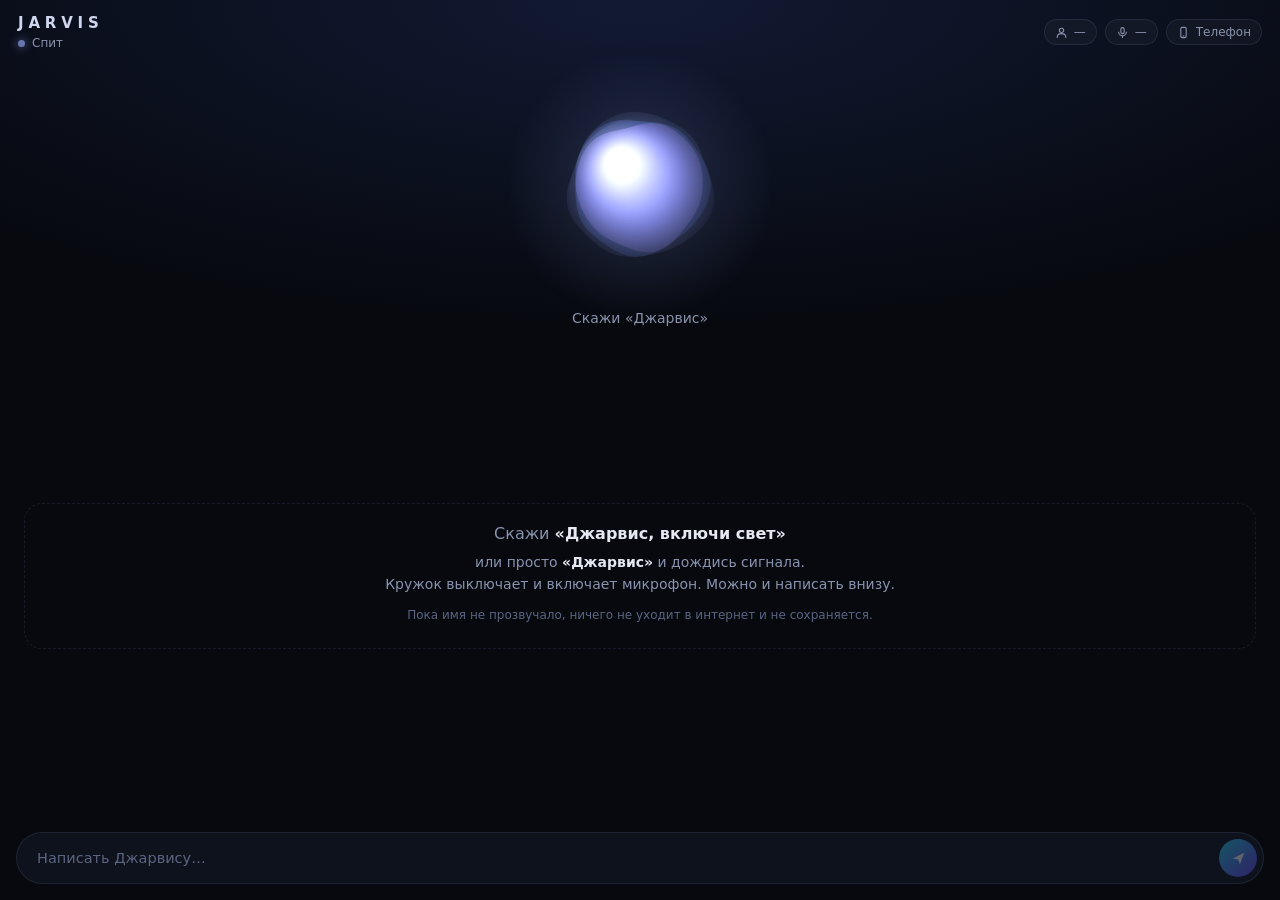
<file: backend/gui/index.html>
<!doctype html>
<html lang="ru">
<head>
  <meta charset="utf-8">
  <meta name="viewport" content="width=device-width, initial-scale=1">
  <title>Jarvis</title>
  <link rel="stylesheet" href="style.css">
</head>
<body>
  <header class="topbar">
    <div class="brand">
      <span class="wordmark">JARVIS</span>
      <span class="status" id="status"><span class="dot"></span><span id="statusText">Запуск…</span></span>
    </div>
    <div class="chips">
      <button class="chip clickable" id="residentChip" title="Кто говорит (узнаётся по голосу). Нажми - голоса в доме">
        <svg viewBox="0 0 24 24" aria-hidden="true"><circle cx="12" cy="8" r="4"/><path d="M4 21c0-4.4 3.6-7 8-7s8 2.6 8 7"/></svg>
        <span id="residentName">—</span>
      </button>
      <span class="chip" id="datasetChip" title="Сколько твоих фраз накоплено для будущего обучения распознавания">
        <svg viewBox="0 0 24 24" aria-hidden="true"><rect x="9" y="3" width="6" height="11" rx="3"/><path d="M5 11a7 7 0 0 0 14 0M12 18v3"/></svg>
        <span id="datasetText">—</span>
      </span>
      <button class="chip clickable" id="phoneChip" title="Пульт на телефоне: адреса и приложение" hidden>
        <svg viewBox="0 0 24 24" aria-hidden="true"><rect x="7" y="2.5" width="10" height="19" rx="2.5"/><path d="M11 18.5h2"/></svg>
        <span>Телефон</span>
      </button>
    </div>
  </header>

  <section class="stage">
    <button class="orb" id="orb" aria-label="Выключить микрофон">
      <canvas id="orbCanvas"></canvas>
      <svg class="mic-off" viewBox="0 0 24 24" aria-hidden="true">
        <path d="M12 3a3 3 0 0 0-3 3v6a3 3 0 0 0 5.2 2.05M15 10V6a3 3 0 0 0-5.4-1.8M19 11a7 7 0 0 1-1.2 3.9M5 11a7 7 0 0 0 11 5.7M12 18v3M3 3l18 18"/>
      </svg>
    </button>
    <div class="caption" id="caption">Скажи «Джарвис»</div>
  </section>

  <main class="chat" id="chat">
    <div class="empty" id="empty">
      <p class="empty-title">Скажи <b>«Джарвис, включи свет»</b></p>
      <p>или просто <b>«Джарвис»</b> и дождись сигнала.<br>Кружок выключает и включает микрофон. Можно и написать внизу.</p>
      <p class="privacy">Пока имя не прозвучало, ничего не уходит в интернет и не сохраняется.</p>
    </div>
  </main>

  <footer class="composer">
    <form id="composer" autocomplete="off">
      <input id="input" type="text" placeholder="Написать Джарвису…" maxlength="2000">
      <button type="submit" id="send" aria-label="Отправить">
        <svg viewBox="0 0 24 24" aria-hidden="true"><path d="M4 12l16-8-6 16-2.5-6.5z"/></svg>
      </button>
    </form>
  </footer>

  <div class="toast" id="toast" role="status"></div>
  <div class="alarms" id="alarms" role="alert" aria-live="assertive"></div>

  <div class="modal" id="nameModal" hidden>
    <form class="modal-card" id="nameForm">
      <p class="modal-title">Не узнал голос</p>
      <p class="modal-text" id="nameText">Как тебя зовут? Запомню голос и дальше буду узнавать сам.</p>
      <div class="known" id="nameKnown"></div>
      <input id="nameInput" type="text" placeholder="Имя" maxlength="60">
      <div class="modal-actions">
        <button type="button" class="ghost" id="nameSkip">Не запоминать</button>
        <button type="submit" class="primary">Запомнить</button>
      </div>
    </form>
  </div>

  <div class="modal" id="phoneModal" hidden>
    <div class="modal-card">
      <p class="modal-title">Пульт на телефоне</p>
      <p class="modal-text">Телефон должен быть в той же Wi-Fi, что и этот компьютер. Открой адрес в браузере телефона, вход по PIN из .env (APP_PIN).</p>
      <p class="phone-label">Приложение для Android — скачать и установить</p>
      <p class="phone-link" id="phoneApk">—</p>
      <p class="phone-label">Пульт в браузере (и на iPad)</p>
      <p class="phone-link" id="phonePanel">—</p>
      <div class="modal-actions">
        <button type="button" class="ghost" id="phoneClose">Закрыть</button>
      </div>
    </div>
  </div>

  <div class="modal" id="voicesModal" hidden>
    <div class="modal-card">
      <div id="voicesHome">
        <p class="modal-title">Голоса в доме</p>
        <p class="modal-text">Jarvis узнаёт, кто говорит, по голосу. Запиши голос каждого, кто живёт дома, - дальше он будет различать вас сам.</p>
        <div class="voice-list" id="voiceList"></div>
        <form class="new-voice" id="newVoiceForm" autocomplete="off">
          <input id="newVoiceName" type="text" placeholder="Имя нового человека" maxlength="60">
          <button type="submit" class="primary">Записать голос</button>
        </form>
        <div class="modal-actions">
          <button type="button" class="ghost" id="voicesClose">Закрыть</button>
        </div>
      </div>
      <div id="enrollView" hidden>
        <p class="modal-title" id="enrollTitle">Запись голоса</p>
        <p class="modal-text" id="enrollStep">Прочитай фразу вслух, как обычно говоришь:</p>
        <p class="read-line" id="enrollPhrase"></p>
        <div class="enroll-progress" id="enrollProgress"></div>
        <p class="enroll-status" id="enrollStatus">Слушаю…</p>
        <div class="modal-actions">
          <button type="button" class="ghost" id="enrollCancel">Отмена</button>
          <button type="button" class="primary" id="enrollNext" disabled>Дальше</button>
        </div>
      </div>
    </div>
  </div>

  <script src="app.js"></script>
</body>
</html>
</file>
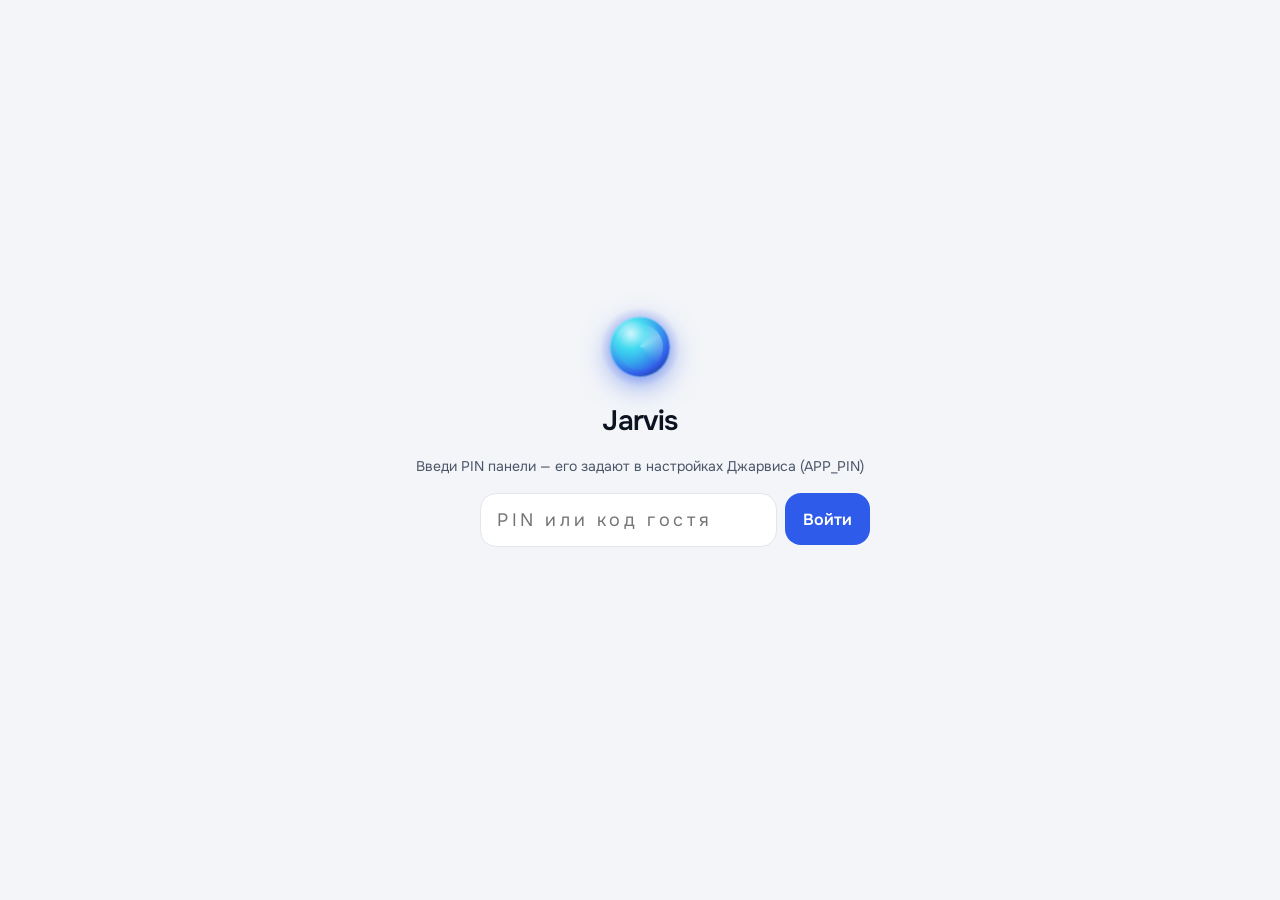
<file: backend/static/panel/index.html>
<!DOCTYPE html>
<html lang="ru">
<head>
<meta charset="utf-8">
<meta name="viewport" content="width=device-width, initial-scale=1, maximum-scale=1, user-scalable=no, viewport-fit=cover">
<meta name="apple-mobile-web-app-capable" content="yes">
<meta name="mobile-web-app-capable" content="yes">
<meta name="apple-mobile-web-app-status-bar-style" content="black-translucent">
<meta name="apple-mobile-web-app-title" content="Jarvis">
<meta name="theme-color" content="#07090D">
<link rel="manifest" href="manifest.json">
<link rel="apple-touch-icon" href="icon.png">
<link rel="icon" href="icon.png">
<link rel="stylesheet" href="fonts.css?v=1">
<link rel="stylesheet" href="app.css?v=21">
<title>Jarvis</title>
</head>
<body>
<div class="jv-root" id="root">
  <div class="jv-app" id="app" data-screen="home">
    <span class="ambient"></span>
    <button class="zoom-out" id="zoomOut" aria-label="Вернуться к плану" hidden></button>
    <div class="plan-stage" id="stage"><div class="plan" id="plan"></div></div>
    <div id="skeleton" hidden></div>

    <header class="header">
      <div class="head-row">
        <div class="head-text" id="headText">
          <span class="date mono" id="date"></span>
          <h1 class="title">Квартира</h1>
          <span class="summary" id="summary">…</span>
          <div class="head-lists" id="headLists"></div>
        </div>
        <button class="bell jv-press" id="bell" aria-label="Уведомления и журнал"><span data-icon="bell" data-size="20"></span><span class="dot" id="bellDot" hidden></span></button>
      </div>
      <div class="cards">
        <button class="card jv-press" id="armCard" aria-pressed="false">
          <span class="ic-wrap" data-icon="shield" data-size="20" id="armIcon"></span>
          <span class="lines"><span class="small">Охрана</span><span class="big" id="armTxt">—</span></span>
        </button>
        <button class="card power jv-press" id="powerCard">
          <span class="ic-wrap" data-icon="bolt" data-size="20"></span>
          <span class="lines"><span class="big" id="powerNow">—</span><span class="small" id="powerDay"></span></span>
        </button>
        <div class="card">
          <span class="ic-wrap" data-icon="cloud" data-size="20"></span>
          <span class="lines"><span class="big" id="weatherT">—</span><span class="small" id="weatherW"></span></span>
        </div>
      </div>
      <div class="offline" id="offline" role="status" hidden>
        <span class="ic-wrap" data-icon="wifioff" data-size="20"></span>
        <span class="lines"><b>Нет связи с домом</b><span id="offlineSince">автоматика дома работает</span></span>
        <button class="retry jv-press" id="retry">Повторить</button>
      </div>
    </header>

    <div class="back"><button class="jv-press" id="back" aria-label="Назад к плану"><span data-icon="back" data-size="20"></span>План</button></div>

    <button class="orb" id="orb" aria-label="Jarvis — голосовой ассистент"><span class="halo"></span><span class="ball"></span><span class="swirl"></span></button>

    <nav class="nav" id="nav" aria-label="Разделы"></nav>

    <div class="sheet-wrap" id="sheetWrap"><div class="sheet" id="sheet"></div></div>

    <div class="confirm" id="confirm" hidden>
      <div class="dlg" role="alertdialog" aria-labelledby="gasTitle">
        <span class="warn-ic" data-icon="gas" data-size="26"></span>
        <div style="display:flex;flex-direction:column;gap:8px">
          <h2 id="gasTitle">Открыть кран газа?</h2>
          <p>Газ пойдёт на плиту на кухне. Датчик утечки включён: при утечке кран закроется сам.</p>
        </div>
        <div class="facts" id="gasFacts"></div>
        <button class="hold" id="hold" aria-label="Удерживайте, чтобы открыть кран газа"><span class="bar"></span><span class="txt">Удерживайте 2 секунды, чтобы открыть</span></button>
        <button class="cancel jv-press" id="cancel">Отмена</button>
      </div>
    </div>

    <div class="lock" id="lock" hidden>
      <div class="orb"><span class="halo"></span><span class="ball"></span><span class="swirl"></span></div>
      <h1>Jarvis</h1>
      <p>Введи PIN панели — его задают в настройках Джарвиса (APP_PIN)</p>
      <form id="lockForm"><input id="pin" type="password" inputmode="numeric" autocomplete="off" placeholder="PIN или код гостя"><button class="go jv-press" type="submit">Войти</button></form>
      <span class="err" id="lockErr"></span>
    </div>
  </div>
</div>
<script src="app.js?v=17"></script>
<script src="screens.js?v=18"></script>
<script src="editor.js?v=4"></script>
<script src="scene_editor.js?v=4"></script>
<script src="people.js?v=4"></script>
<script src="lists.js?v=2"></script>
<script src="tablet.js?v=3"></script>
</body>
</html>
</file>
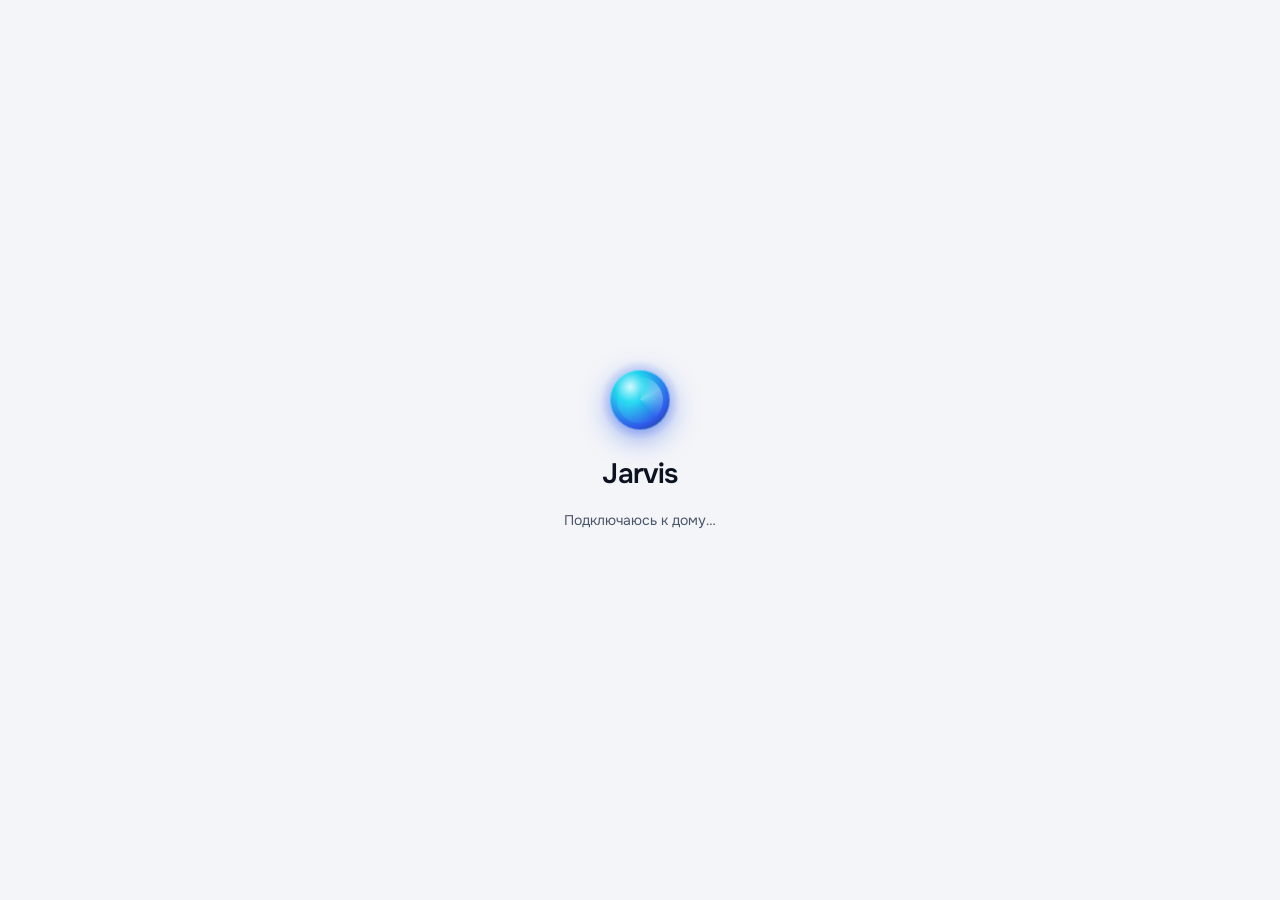
<file: android/assets/start.html>
<!DOCTYPE html>
<html lang="ru">
<head>
<meta charset="utf-8">
<meta name="viewport" content="width=device-width, initial-scale=1, maximum-scale=1, user-scalable=no">
<link rel="stylesheet" href="https://fonts.googleapis.com/css2?family=Onest:wght@400;500;600&display=swap">
<title>Jarvis</title>
<style>
  /* the panel's lock screen (backend/static/panel/app.css, from the design): the same orb, colors and fields */
  :root { --bg: #F3F5F8; --surf: #FFFFFF; --line: #E1E6ED; --text: #0B1220; --text2: #4A5567; --cyan: #0891B2; --blue: #2F5BEA; --warn: #B45309; }
  @media (prefers-color-scheme: dark) {
    :root { --bg: #07090D; --surf: #0E1218; --line: #1F2630; --text: #E8EDF4; --text2: #9AA6B6; --cyan: #22D3EE; --blue: #2F5BEA; --warn: #FBBF24; }
  }
  html, body { margin: 0; height: 100%; background: var(--bg); color: var(--text); font-family: Onest, "Segoe UI", system-ui, sans-serif; -webkit-tap-highlight-color: transparent; }
  main { min-height: 100%; box-sizing: border-box; display: flex; flex-direction: column; align-items: center; justify-content: center; gap: 18px; padding: 24px; }
  h1 { margin: 0; font-size: 28px; font-weight: 600; letter-spacing: -0.02em; }
  p { margin: 0; color: var(--text2); font-size: 14px; line-height: 1.45; text-align: center; max-width: 300px; }
  p.warn { color: var(--warn); }
  form { display: flex; gap: 8px; width: 100%; max-width: 320px; }
  input { flex: 1; min-width: 0; height: 52px; border-radius: 16px; border: 1px solid var(--line); background: var(--surf); color: var(--text); padding: 0 16px; font: inherit; font-size: 16px; outline: none; }
  input:focus { border-color: var(--cyan); }
  button { font: inherit; border: 0; cursor: pointer; transition: transform .12s ease; }
  button:active { transform: scale(.95); }
  .go { height: 52px; padding: 0 18px; border-radius: 16px; background: var(--blue); color: #fff; font-weight: 600; }
  .ghost { height: 44px; padding: 0 18px; border-radius: 14px; background: none; color: var(--cyan); font-weight: 500; }
  .row { display: flex; gap: 8px; }
  [hidden] { display: none !important; }

  .orb { position: relative; width: 60px; height: 60px; margin-bottom: 8px; }
  .orb span { position: absolute; border-radius: 50%; }
  .halo { inset: -10px; background: radial-gradient(circle, rgba(34,211,238,.55) 0%, rgba(47,91,234,.25) 45%, rgba(47,91,234,0) 70%); animation: halo 4.2s ease-in-out infinite; }
  .ball { inset: 0; background: radial-gradient(circle at 34% 28%, #CFFAFE 0%, #22D3EE 26%, #2F5BEA 68%, #172554 100%); box-shadow: 0 0 0 1px rgba(165,243,252,.35) inset, 0 8px 28px rgba(47,91,234,.55); animation: breathe 4.2s ease-in-out infinite; }
  .swirl { inset: 7px; background: conic-gradient(from 0deg, rgba(255,255,255,0) 0deg, rgba(255,255,255,.35) 60deg, rgba(255,255,255,0) 140deg, rgba(34,211,238,.25) 250deg, rgba(255,255,255,0) 360deg); animation: swirl 9s linear infinite; mix-blend-mode: screen; }
  .busy .halo { animation-duration: 1.4s; }
  .busy .swirl { animation-duration: 2.2s; }
  .muted .halo, .muted .ball { filter: grayscale(1) brightness(.6); }
  @keyframes breathe { 0%,100% { transform: scale(1); filter: brightness(1) saturate(1); } 50% { transform: scale(1.055); filter: brightness(1.18) saturate(1.1); } }
  @keyframes halo { 0%,100% { opacity: .45; transform: scale(.92); } 50% { opacity: .9; transform: scale(1.22); } }
  @keyframes swirl { to { transform: rotate(360deg); } }
</style>
</head>
<body>
<main>
  <div class="orb busy" id="orb"><span class="halo"></span><span class="ball"></span><span class="swirl"></span></div>
  <h1 id="title">Jarvis</h1>
  <p id="text">Подключаюсь к дому…</p>
  <form id="manual" hidden>
    <input id="address" inputmode="decimal" autocomplete="off" placeholder="Адрес компьютера">
    <button class="go" type="submit">Войти</button>
  </form>
  <div class="row" id="actions" hidden>
    <button class="ghost" id="retry" type="button">Повторить</button>
    <button class="ghost" id="rescan" type="button">Искать в сети</button>
  </div>
</main>
<script>
  // Finding Jarvis: the address from last time, else the whole Wi-Fi network (MainActivity.scan),
  // else the address typed in. The app answers through onFound / onScanDone / onFailed.
  const app = window.JarvisApp;
  const $ = (id) => document.getElementById(id);
  const mode = new URLSearchParams(location.search).get("mode");
  let found = false;

  function show(title, text, opts) {
    opts = opts || {};
    $("title").textContent = title;
    $("text").textContent = text;
    $("text").className = opts.warn ? "warn" : "";
    $("orb").className = "orb" + (opts.busy ? " busy" : "") + (opts.muted ? " muted" : "");
    $("manual").hidden = !opts.manual;
    $("actions").hidden = !opts.actions;
    $("retry").hidden = !app.saved();
  }

  function connect(address) {
    show("Jarvis", "Подключаюсь к " + address.replace(/:8765$/, "") + "…", { busy: true });
    app.connect(address);
  }

  function scan() {
    found = false;
    show("Jarvis", "Ищу Джарвиса в домашней сети…", { busy: true });
    app.scan();
  }

  function notFound(extra) {
    show("Не нашёл Джарвиса", (extra ? extra + " " : "") +
      "Проверь, что компьютер с Джарвисом включён, а телефон в той же Wi-Fi. Или введи адрес компьютера — он написан в окне Джарвиса.",
      { manual: true, actions: true, muted: true });
  }

  window.onFound = (address) => { if (!found) { found = true; connect(address); } };
  window.onScanDone = (count) => { if (!count) notFound(); };
  window.onFailed = (address) => {
    if (address === app.saved() && !found && mode !== "offline") { scan(); return; }  // the computer's address changed - look again
    notFound("По адресу " + address + " Джарвис не ответил.");
  };

  $("manual").addEventListener("submit", (e) => { e.preventDefault(); const a = $("address").value.trim(); if (a) connect(a); });
  $("retry").addEventListener("click", () => connect(app.saved()));
  $("rescan").addEventListener("click", scan);

  if (mode === "offline") {
    show("Нет связи с домом", "Автоматика дома продолжает работать. Проверь Wi-Fi и что компьютер с Джарвисом включён.",
      { actions: true, warn: true, muted: true });
  } else if (app.saved()) {
    connect(app.saved());
  } else {
    scan();
  }
</script>
</body>
</html>
</file>
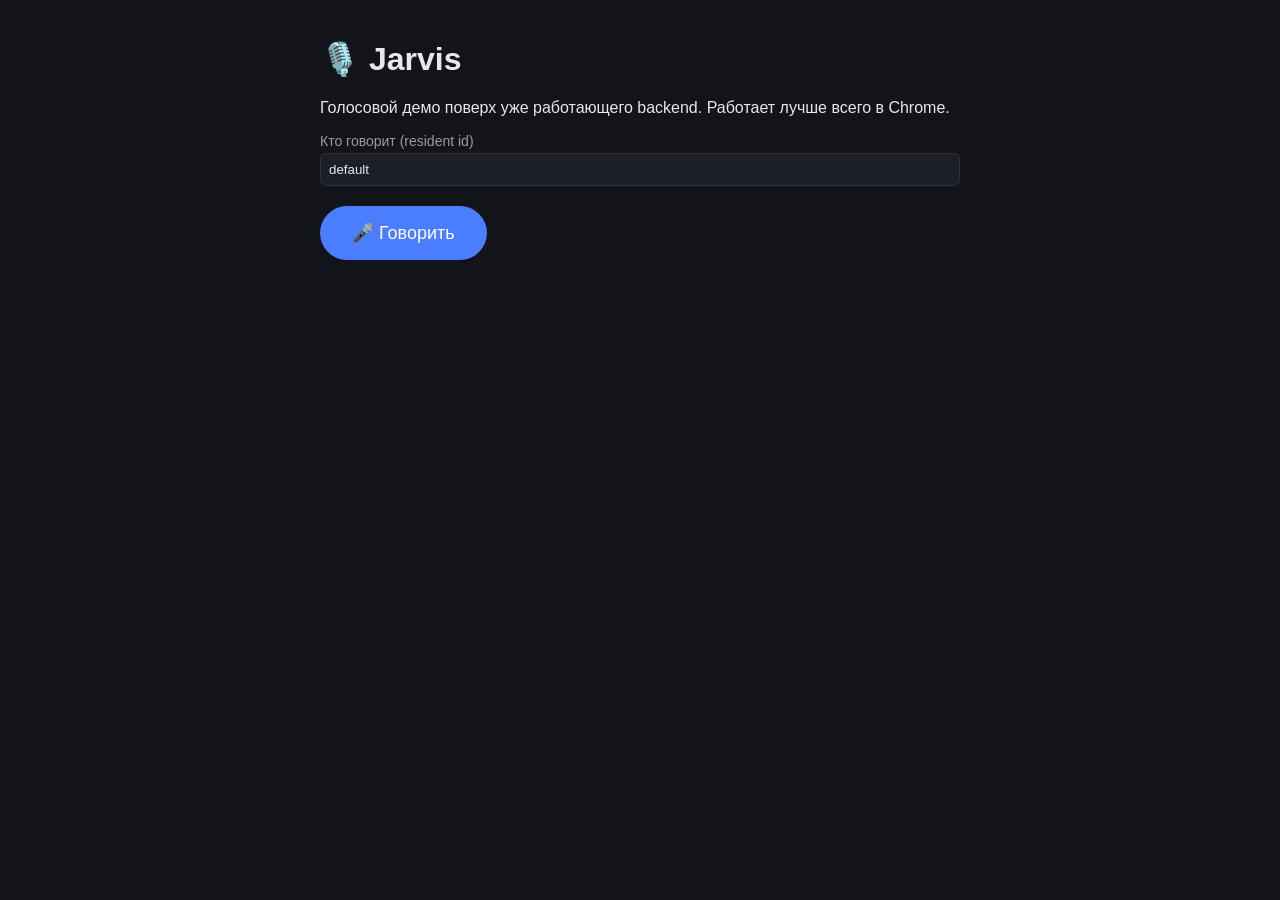
<file: backend/static/voice.html>
<!DOCTYPE html>
<html lang="ru">
<head>
<meta charset="UTF-8">
<title>Jarvis - голосовой демо</title>
<style>
  body {
    font-family: -apple-system, Segoe UI, sans-serif;
    max-width: 640px;
    margin: 40px auto;
    padding: 0 20px;
    background: #12141a;
    color: #e8e8ec;
  }
  h1 { font-weight: 600; }
  label { display: block; margin: 16px 0 4px; font-size: 14px; color: #9a9aa5; }
  input[type=text] {
    width: 100%;
    padding: 8px;
    border-radius: 6px;
    border: 1px solid #333;
    background: #1c1f27;
    color: #e8e8ec;
    box-sizing: border-box;
  }
  button {
    margin-top: 20px;
    padding: 16px 32px;
    font-size: 18px;
    border-radius: 999px;
    border: none;
    background: #4a7dff;
    color: white;
    cursor: pointer;
  }
  button:disabled { background: #444; cursor: default; }
  button.listening { background: #ff4a6e; }
  #status { margin: 16px 0; color: #9a9aa5; min-height: 20px; }
  .bubble {
    margin: 10px 0;
    padding: 12px 16px;
    border-radius: 12px;
    background: #1c1f27;
    white-space: pre-wrap;
  }
  .bubble.you { background: #23324f; }
  #log { margin-top: 20px; }
</style>
</head>
<body>
  <h1>🎙️ Jarvis</h1>
  <p>Голосовой демо поверх уже работающего backend. Работает лучше всего в Chrome.</p>

  <label for="residentId">Кто говорит (resident id)</label>
  <input type="text" id="residentId" value="default" placeholder="ivan">

  <div>
    <button id="micBtn">🎤 Говорить</button>
  </div>
  <div id="status"></div>
  <div id="log"></div>

<script>
const SpeechRecognitionImpl = window.SpeechRecognition || window.webkitSpeechRecognition;
const statusEl = document.getElementById('status');
const logEl = document.getElementById('log');
const micBtn = document.getElementById('micBtn');
const residentIdEl = document.getElementById('residentId');

const sessionId = crypto.randomUUID();

if (!SpeechRecognitionImpl) {
  statusEl.textContent = 'Этот браузер не поддерживает распознавание речи. Откройте страницу в Chrome.';
  micBtn.disabled = true;
}

function addBubble(text, who) {
  const div = document.createElement('div');
  div.className = 'bubble ' + who;
  div.textContent = (who === 'you' ? '🗣 ' : '🤖 ') + text;
  logEl.appendChild(div);
  div.scrollIntoView({ behavior: 'smooth' });
}

function speak(text) {
  const utter = new SpeechSynthesisUtterance(text);
  utter.lang = 'ru-RU';
  speechSynthesis.speak(utter);
}

async function sendMessage(text) {
  const residentId = residentIdEl.value.trim() || 'default';
  const resp = await fetch('/chat', {
    method: 'POST',
    headers: { 'Content-Type': 'application/json' },
    body: JSON.stringify({ session_id: sessionId, resident_id: residentId, message: text }),
  });
  if (!resp.ok) {
    throw new Error('Backend returned ' + resp.status);
  }
  return resp.json();
}

let recognition = null;
if (SpeechRecognitionImpl) {
  recognition = new SpeechRecognitionImpl();
  recognition.lang = 'ru-RU';
  recognition.interimResults = false;
  recognition.maxAlternatives = 1;

  recognition.onstart = () => {
    micBtn.classList.add('listening');
    micBtn.textContent = '🔴 Слушаю...';
    statusEl.textContent = 'Говорите...';
  };

  recognition.onend = () => {
    micBtn.classList.remove('listening');
    micBtn.textContent = '🎤 Говорить';
  };

  recognition.onerror = (event) => {
    statusEl.textContent = 'Ошибка распознавания: ' + event.error;
  };

  recognition.onresult = async (event) => {
    const transcript = event.results[0][0].transcript;
    addBubble(transcript, 'you');
    statusEl.textContent = 'Jarvis думает...';
    try {
      const data = await sendMessage(transcript);
      addBubble(data.response, 'jarvis');
      statusEl.textContent = '';
      speak(data.response);
      for (const action of data.actions || []) {
        console.log('[action]', action);
      }
    } catch (err) {
      statusEl.textContent = 'Ошибка: ' + err.message;
    }
  };

  micBtn.addEventListener('click', () => recognition.start());
}
</script>
</body>
</html>
</file>
<file: backend/gui/style.css>
:root {
  --bg: #07090f;
  --bg-raise: #0e121c;
  --line: rgba(148, 163, 214, 0.12);
  --text: #e6e9f2;
  --muted: #8a93ad;
  --faint: #5b6480;
  --user: linear-gradient(135deg, #2f5bea, #6d3ff0);
  --accent: #22d3ee;
  --danger: #f87171;
  --ok: #34d399;
  --radius: 18px;
  font-family: "Segoe UI Variable Text", "Segoe UI", system-ui, sans-serif;
  color-scheme: dark;
}

* { box-sizing: border-box; }

html, body { height: 100%; margin: 0; }

body {
  background:
    radial-gradient(120% 60% at 50% 0%, #121a33 0%, transparent 60%),
    var(--bg);
  color: var(--text);
  display: grid;
  grid-template-rows: auto auto 1fr auto;
  overflow: hidden;
  user-select: none;
}

/* ---------- top bar ---------- */
.topbar {
  display: flex;
  align-items: center;
  justify-content: space-between;
  gap: 12px;
  padding: 14px 18px 0;
}
.brand { display: flex; flex-direction: column; gap: 4px; min-width: 0; }
.wordmark {
  font-weight: 700;
  letter-spacing: 0.32em;
  font-size: 15px;
  color: #cfd6ee;
}
.status { display: inline-flex; align-items: center; gap: 7px; font-size: 12px; color: var(--muted); }
.status .dot {
  width: 7px; height: 7px; border-radius: 50%;
  background: var(--state-color, #64748b);
  box-shadow: 0 0 10px var(--state-color, #64748b);
  transition: background .4s, box-shadow .4s;
}
.chips { display: flex; gap: 8px; flex-wrap: wrap; justify-content: flex-end; }
.chip {
  display: inline-flex; align-items: center; gap: 6px;
  padding: 5px 10px;
  border: 1px solid var(--line);
  border-radius: 999px;
  background: rgba(255, 255, 255, 0.03);
  font-size: 12px; color: var(--muted);
  max-width: 160px;
}
.chip span { overflow: hidden; text-overflow: ellipsis; white-space: nowrap; }
.chip.clickable { font: inherit; font-size: 12px; cursor: pointer; transition: border-color .15s, color .15s; }
.chip.clickable:hover { color: var(--text); border-color: rgba(34, 211, 238, .45); }
.chip svg { width: 13px; height: 13px; flex: none; fill: none; stroke: currentColor; stroke-width: 2; stroke-linecap: round; }

/* ---------- orb ---------- */
.stage { display: flex; flex-direction: column; align-items: center; padding: 6px 0 4px; }
.orb {
  width: min(260px, 58vw); height: min(260px, 58vw);
  border: 0; padding: 0; background: none; cursor: pointer;
  border-radius: 50%;
  outline: none;
  -webkit-tap-highlight-color: transparent;
}
.orb:focus-visible { box-shadow: 0 0 0 2px rgba(34, 211, 238, .5); }
.orb canvas { width: 100%; height: 100%; display: block; }
.caption {
  min-height: 22px;
  margin-top: -6px;
  font-size: 14px;
  color: var(--muted);
  text-align: center;
  padding: 0 20px;
  transition: color .3s;
}

/* ---------- chat ---------- */
.chat {
  overflow-y: auto;
  padding: 10px 16px 16px;
  display: flex; flex-direction: column; gap: 10px;
  scroll-behavior: smooth;
  mask-image: linear-gradient(to bottom, transparent 0, #000 18px);
  user-select: text;
}
.chat::-webkit-scrollbar { width: 8px; }
.chat::-webkit-scrollbar-thumb { background: rgba(148, 163, 214, .15); border-radius: 8px; }

.empty {
  margin: auto 8px;
  text-align: center;
  color: var(--muted);
  font-size: 14px;
  line-height: 1.55;
  padding: 18px;
  border: 1px dashed var(--line);
  border-radius: var(--radius);
}
.empty b { color: var(--text); font-weight: 600; }
.empty-title { font-size: 16px; margin: 0 0 6px; }
.empty p { margin: 0 0 6px; }
.empty .privacy { margin-top: 10px; font-size: 12px; color: var(--faint); }

.msg { display: flex; flex-direction: column; max-width: 86%; animation: rise .28s ease-out; }
.msg.user { align-self: flex-end; align-items: flex-end; }
.msg.jarvis { align-self: flex-start; }
@keyframes rise { from { opacity: 0; transform: translateY(6px); } to { opacity: 1; transform: none; } }

.bubble {
  padding: 10px 14px;
  border-radius: var(--radius);
  font-size: 14.5px;
  line-height: 1.45;
  white-space: pre-wrap;
  word-wrap: break-word;
}
.msg.user .bubble { background: var(--user); border-bottom-right-radius: 6px; color: #fff; }
.msg.jarvis .bubble {
  background: var(--bg-raise);
  border: 1px solid var(--line);
  border-bottom-left-radius: 6px;
}
.meta {
  display: flex; align-items: center; gap: 8px;
  font-size: 11px; color: var(--faint);
  margin: 4px 6px 0;
}
.meta .fixed { color: var(--ok); }
.edit-btn {
  border: 1px solid var(--line);
  background: rgba(255, 255, 255, .04);
  color: var(--muted);
  font: inherit; font-size: 11.5px;
  padding: 2px 9px; border-radius: 999px;
  cursor: pointer;
  transition: color .15s, border-color .15s, background .15s;
}
.edit-btn:hover { color: var(--text); border-color: rgba(109, 63, 240, .6); background: rgba(109, 63, 240, .15); }

/* who said it - "Матвей", or dashed "Матвей?" when it was only a guess */
.who {
  border: 1px solid rgba(34, 211, 238, .35);
  background: rgba(34, 211, 238, .06);
  color: var(--text);
  font: inherit; font-size: 11.5px;
  padding: 2px 9px; border-radius: 999px;
}
button.who { cursor: pointer; }
button.who:hover { background: rgba(34, 211, 238, .16); }
.who.unsure { border-style: dashed; color: var(--muted); background: transparent; }
.pick-speaker { display: flex; flex-wrap: wrap; gap: 6px; justify-content: flex-end; margin-top: 6px; }
.pick-speaker button {
  border: 1px solid rgba(34, 211, 238, .45); background: rgba(34, 211, 238, .08);
  color: var(--text); border-radius: 10px; padding: 5px 11px;
  font: inherit; font-size: 12.5px; cursor: pointer;
}
.pick-speaker button:hover { background: rgba(34, 211, 238, .18); }
.pick-speaker .cancel { border-color: transparent; background: transparent; color: var(--muted); }
.pick-hint { font-size: 12px; color: var(--muted); }

/* a phrase Jarvis couldn't make out: shown, and inviting a correction */
.msg.unheard .bubble {
  background: transparent;
  border: 1px dashed rgba(148, 163, 214, .35);
  color: var(--muted);
  font-style: italic;
}
.msg.unheard .edit-btn { color: var(--text); border-color: rgba(34, 211, 238, .5); }

.edit-box {
  display: flex; flex-direction: column; gap: 6px;
  margin-top: 6px; width: min(340px, 78vw);
}
.edit-box input {
  background: var(--bg-raise); color: var(--text);
  border: 1px solid rgba(109, 63, 240, .6); border-radius: 10px;
  padding: 8px 10px; font: inherit; font-size: 13.5px; outline: none;
  user-select: text;
}
.edit-actions { display: flex; gap: 6px; justify-content: flex-end; flex-wrap: wrap; }
.edit-box button {
  border: 0; border-radius: 10px; padding: 6px 11px; cursor: pointer;
  font: inherit; font-size: 12.5px;
}
.edit-box .save { background: linear-gradient(135deg, #22d3ee, #6d3ff0); color: #fff; }
.edit-box .only { background: rgba(255, 255, 255, .06); color: var(--text); }
.edit-box .cancel { background: transparent; color: var(--muted); }

.actions { display: flex; flex-wrap: wrap; gap: 6px; margin: 6px 4px 0; }
.action {
  display: inline-flex; align-items: center; gap: 6px;
  font-size: 11.5px; color: var(--muted);
  padding: 3px 9px; border-radius: 999px;
  background: rgba(255, 255, 255, .04);
  border: 1px solid var(--line);
}
.action::before { content: ""; width: 6px; height: 6px; border-radius: 50%; background: var(--ok); }
.action.failed::before { background: var(--danger); }

.note {
  align-self: center;
  font-size: 12px; color: var(--faint);
  padding: 2px 10px;
  animation: rise .28s ease-out;
}

/* ---------- composer ---------- */
.composer { padding: 10px 16px 16px; }
.composer form {
  display: flex; align-items: center; gap: 8px;
  background: var(--bg-raise);
  border: 1px solid var(--line);
  border-radius: 999px;
  padding: 6px 6px 6px 18px;
  transition: border-color .2s;
}
.composer form:focus-within { border-color: rgba(34, 211, 238, .45); }
.composer input {
  flex: 1; min-width: 0;
  background: none; border: 0; outline: none;
  color: var(--text); font: inherit; font-size: 14.5px;
  user-select: text;
}
.composer input::placeholder { color: var(--faint); }
.composer button {
  width: 38px; height: 38px; flex: none;
  border: 0; border-radius: 50%; cursor: pointer;
  background: linear-gradient(135deg, #22d3ee, #6d3ff0);
  display: grid; place-items: center;
  transition: transform .15s, opacity .2s;
}
.composer button:disabled { opacity: .35; cursor: default; }
.composer button:not(:disabled):hover { transform: scale(1.06); }
.composer button svg { width: 17px; height: 17px; fill: #fff; }

/* ---------- toast & modal ---------- */
.toast {
  position: fixed; left: 50%; bottom: 84px;
  transform: translate(-50%, 12px);
  max-width: calc(100% - 32px);
  background: rgba(22, 27, 42, .96);
  border: 1px solid var(--line);
  color: var(--muted);
  font-size: 12.5px;
  padding: 8px 14px; border-radius: 12px;
  opacity: 0; pointer-events: none;
  transition: opacity .25s, transform .25s;
}
.toast.show { opacity: 1; transform: translate(-50%, 0); }

.modal {
  position: fixed; inset: 0;
  background: rgba(3, 5, 10, .6);
  backdrop-filter: blur(6px);
  display: grid; place-items: center;
  padding: 16px;
  animation: fade .2s;
}
.modal[hidden] { display: none; }
@keyframes fade { from { opacity: 0; } }
.modal-card {
  width: min(360px, 100%);
  background: var(--bg-raise);
  border: 1px solid var(--line);
  border-radius: 20px;
  padding: 20px;
}
.modal-title { margin: 0 0 6px; font-size: 17px; font-weight: 600; }
.modal-text { margin: 0 0 14px; font-size: 13.5px; color: var(--muted); line-height: 1.45; }
.known { display: flex; flex-wrap: wrap; gap: 8px; margin-bottom: 12px; }
.known:empty { display: none; }
.known-name {
  border: 1px solid rgba(34, 211, 238, .45);
  background: rgba(34, 211, 238, .08);
  color: var(--text);
  border-radius: 12px;
  padding: 9px 14px;
  font: inherit; font-size: 14px;
  cursor: pointer;
  transition: background .15s;
}
.known-name:hover { background: rgba(34, 211, 238, .18); }
.modal-card input {
  width: 100%;
  background: var(--bg); color: var(--text);
  border: 1px solid var(--line); border-radius: 12px;
  padding: 10px 12px; font: inherit; font-size: 15px; outline: none;
}
.modal-card input:focus { border-color: rgba(34, 211, 238, .5); }
.modal-actions { display: flex; justify-content: flex-end; gap: 8px; margin-top: 14px; }
.modal-actions button { border: 0; border-radius: 10px; padding: 9px 14px; font: inherit; font-size: 13.5px; cursor: pointer; }
.modal-actions .ghost { background: transparent; color: var(--muted); }
.modal-actions .primary { background: linear-gradient(135deg, #22d3ee, #6d3ff0); color: #fff; }
.modal-actions .primary:disabled { opacity: .35; cursor: default; }

/* ---------- the panel on the phone ---------- */
.phone-label { margin: 10px 0 4px; font-size: 12px; color: var(--muted); }
.phone-link { margin: 0; font-size: 15px; font-weight: 600; color: #67e8f9; user-select: text; word-break: break-all; }

/* ---------- voices in the house ---------- */
.voice-list { display: flex; flex-direction: column; gap: 8px; margin-bottom: 14px; }
.voice-empty { margin: 0; font-size: 13px; color: var(--faint); }
.voice-row {
  display: flex; align-items: center; justify-content: space-between; gap: 10px;
  padding: 10px 12px;
  border: 1px solid var(--line); border-radius: 12px;
  background: rgba(255, 255, 255, .02);
}
.voice-name { font-size: 15px; font-weight: 600; }
.voice-meta { font-size: 12px; color: var(--muted); margin-top: 2px; }
.voice-row .more {
  border: 1px solid var(--line); background: transparent; color: var(--muted);
  border-radius: 10px; padding: 6px 10px; font: inherit; font-size: 12.5px; cursor: pointer;
}
.voice-row .more:hover { color: var(--text); border-color: rgba(34, 211, 238, .45); }
.new-voice { display: flex; gap: 8px; }
.new-voice input { flex: 1; min-width: 0; }
.new-voice button {
  flex: none; border: 0; border-radius: 12px; padding: 0 14px; cursor: pointer;
  font: inherit; font-size: 13.5px; color: #fff;
  background: linear-gradient(135deg, #22d3ee, #6d3ff0);
}

.read-line {
  margin: 0 0 14px; padding: 16px 16px;
  background: var(--bg); border: 1px solid var(--line); border-radius: 12px;
  font-size: 17px; line-height: 1.5; color: var(--text); text-align: center;
  user-select: text; transition: border-color .3s;
}
.read-line.heard { border-color: #22d3ee; }
.enroll-progress { display: flex; gap: 6px; justify-content: center; margin-bottom: 8px; }
.enroll-progress .step {
  width: 22px; height: 6px; border-radius: 6px;
  background: rgba(148, 163, 214, .18);
  transition: background .3s;
}
.enroll-progress .step.done { background: linear-gradient(90deg, #22d3ee, #6d3ff0); }
.enroll-status { text-align: center; margin: 0; font-size: 13.5px; color: var(--muted); }

@media (prefers-reduced-motion: reduce) {
  .msg, .note { animation: none; }
}

/* ---------- dangers (app/danger.py) ---------- */
.alarms {
  position: fixed;
  top: 10px;
  left: 50%;
  transform: translateX(-50%);
  width: min(560px, calc(100% - 32px));
  display: flex;
  flex-direction: column;
  gap: 8px;
  z-index: 50;
  pointer-events: none;
}
.alarm-banner {
  background: #b91c1c;
  color: #fff;
  font-weight: 600;
  padding: 12px 16px;
  border-radius: 12px;
  box-shadow: 0 8px 30px rgba(185, 28, 28, 0.45);
  animation: alarm-pulse 1s ease-in-out infinite alternate;
}
@keyframes alarm-pulse {
  from { box-shadow: 0 8px 30px rgba(185, 28, 28, 0.35); }
  to { box-shadow: 0 8px 40px rgba(248, 113, 113, 0.8); }
}
@media (prefers-reduced-motion: reduce) {
  .alarm-banner { animation: none; }
}
.msg.jarvis.alarm .bubble {
  border: 1px solid var(--danger);
  color: #fecaca;
  background: rgba(185, 28, 28, 0.25);
}

/* ---------- microphone off (the orb toggles it) ---------- */
.orb { position: relative; }
.orb .mic-off {
  position: absolute;
  left: 50%;
  top: 50%;
  width: 38px;
  height: 38px;
  transform: translate(-50%, -50%);
  fill: none;
  stroke: var(--text);
  stroke-width: 2;
  filter: drop-shadow(0 0 4px rgba(0, 0, 0, 0.6));
  stroke-linecap: round;
  stroke-linejoin: round;
  opacity: 0;
  transition: opacity 0.2s ease;
  pointer-events: none;
}
.orb.muted .mic-off { opacity: 1; }

/* ---------- timers and reminders going off ---------- */
.ring-banner {
  display: flex;
  align-items: center;
  justify-content: space-between;
  gap: 12px;
  background: #b45309;
  color: #fff;
  font-weight: 600;
  padding: 10px 10px 10px 16px;
  border-radius: 12px;
  box-shadow: 0 8px 30px rgba(180, 83, 9, 0.45);
  pointer-events: auto;
}
.ring-banner button {
  flex: none;
  border: 0;
  border-radius: 9px;
  padding: 8px 16px;
  font: inherit;
  color: #b45309;
  background: #fff;
  cursor: pointer;
}
.ring-banner button:focus-visible { outline: 2px solid #fff; outline-offset: 2px; }
</file>
<file: backend/static/panel/fonts.css>
/* Onest and IBM Plex Mono (SIL Open Font License), served by Jarvis itself - no trip to the internet. */
@font-face { font-family: 'IBM Plex Mono'; font-style: normal; font-weight: 400; font-display: swap; src: url(fonts/plexmono-400-cyrillic.woff2) format('woff2'); unicode-range: U+0301, U+0400-045F, U+0490-0491, U+04B0-04B1, U+2116; }
@font-face { font-family: 'IBM Plex Mono'; font-style: normal; font-weight: 400; font-display: swap; src: url(fonts/plexmono-400-latin.woff2) format('woff2'); unicode-range: U+0000-00FF, U+0131, U+0152-0153, U+02BB-02BC, U+02C6, U+02DA, U+02DC, U+0304, U+0308, U+0329, U+2000-206F, U+20AC, U+2122, U+2191, U+2193, U+2212, U+2215, U+FEFF, U+FFFD; }
@font-face { font-family: 'IBM Plex Mono'; font-style: normal; font-weight: 500; font-display: swap; src: url(fonts/plexmono-500-cyrillic.woff2) format('woff2'); unicode-range: U+0301, U+0400-045F, U+0490-0491, U+04B0-04B1, U+2116; }
@font-face { font-family: 'IBM Plex Mono'; font-style: normal; font-weight: 500; font-display: swap; src: url(fonts/plexmono-500-latin.woff2) format('woff2'); unicode-range: U+0000-00FF, U+0131, U+0152-0153, U+02BB-02BC, U+02C6, U+02DA, U+02DC, U+0304, U+0308, U+0329, U+2000-206F, U+20AC, U+2122, U+2191, U+2193, U+2212, U+2215, U+FEFF, U+FFFD; }
@font-face { font-family: 'Onest'; font-style: normal; font-weight: 300 700; font-display: swap; src: url(fonts/onest-cyrillic.woff2) format('woff2'); unicode-range: U+0301, U+0400-045F, U+0490-0491, U+04B0-04B1, U+2116; }
@font-face { font-family: 'Onest'; font-style: normal; font-weight: 300 700; font-display: swap; src: url(fonts/onest-symbols.woff2) format('woff2'); unicode-range: U+0001-000C, U+000E-001F, U+007F-009F, U+20DD-20E0, U+20E2-20E4, U+2150-218F, U+2190, U+2192, U+2194-2199, U+21AF, U+21E6-21F0, U+21F3, U+2218-2219, U+2299, U+22C4-22C6, U+2300-243F, U+2440-244A, U+2460-24FF, U+25A0-27BF, U+2800-28FF, U+2921-2922, U+2981, U+29BF, U+29EB, U+2B00-2BFF, U+4DC0-4DFF, U+FFF9-FFFB, U+10140-1018E, U+10190-1019C, U+101A0, U+101D0-101FD, U+102E0-102FB, U+10E60-10E7E, U+1D2C0-1D2D3, U+1D2E0-1D37F, U+1F000-1F0FF, U+1F100-1F1AD, U+1F1E6-1F1FF, U+1F30D-1F30F, U+1F315, U+1F31C, U+1F31E, U+1F320-1F32C, U+1F336, U+1F378, U+1F37D, U+1F382, U+1F393-1F39F, U+1F3A7-1F3A8, U+1F3AC-1F3AF, U+1F3C2, U+1F3C4-1F3C6, U+1F3CA-1F3CE, U+1F3D4-1F3E0, U+1F3ED, U+1F3F1-1F3F3, U+1F3F5-1F3F7, U+1F408, U+1F415, U+1F41F, U+1F426, U+1F43F, U+1F441-1F442, U+1F444, U+1F446-1F449, U+1F44C-1F44E, U+1F453, U+1F46A, U+1F47D, U+1F4A3, U+1F4B0, U+1F4B3, U+1F4B9, U+1F4BB, U+1F4BF, U+1F4C8-1F4CB, U+1F4D6, U+1F4DA, U+1F4DF, U+1F4E3-1F4E6, U+1F4EA-1F4ED, U+1F4F7, U+1F4F9-1F4FB, U+1F4FD-1F4FE, U+1F503, U+1F507-1F50B, U+1F50D, U+1F512-1F513, U+1F53E-1F54A, U+1F54F-1F5FA, U+1F610, U+1F650-1F67F, U+1F687, U+1F68D, U+1F691, U+1F694, U+1F698, U+1F6AD, U+1F6B2, U+1F6B9-1F6BA, U+1F6BC, U+1F6C6-1F6CF, U+1F6D3-1F6D7, U+1F6E0-1F6EA, U+1F6F0-1F6F3, U+1F6F7-1F6FC, U+1F700-1F7FF, U+1F800-1F80B, U+1F810-1F847, U+1F850-1F859, U+1F860-1F887, U+1F890-1F8AD, U+1F8B0-1F8BB, U+1F8C0-1F8C1, U+1F900-1F90B, U+1F93B, U+1F946, U+1F984, U+1F996, U+1F9E9, U+1FA00-1FA6F, U+1FA70-1FA7C, U+1FA80-1FA89, U+1FA8F-1FAC6, U+1FACE-1FADC, U+1FADF-1FAE9, U+1FAF0-1FAF8, U+1FB00-1FBFF; }
@font-face { font-family: 'Onest'; font-style: normal; font-weight: 300 700; font-display: swap; src: url(fonts/onest-latin.woff2) format('woff2'); unicode-range: U+0000-00FF, U+0131, U+0152-0153, U+02BB-02BC, U+02C6, U+02DA, U+02DC, U+0304, U+0308, U+0329, U+2000-206F, U+20AC, U+2122, U+2191, U+2193, U+2212, U+2215, U+FEFF, U+FFFD; }
</file>
<file: backend/static/panel/app.css>
/* Jarvis panel - the design from Claude Design ("Jarvis - пульт умного дома"),
   colors and motion as given there. The screen is a 390-wide canvas scaled
   to the device's width (app.js), so it looks exactly like the mockups. */

.jv-root {
  --bg: #07090D; --surf: #0E1218; --surf2: #151A22; --surf3: #1D2430; --line: #1F2630;
  --text: #E8EDF4; --text2: #9AA6B6; --text3: #7A8596;
  --cyan: #22D3EE; --cyanText: #67E8F9; --blue: #2F5BEA; --blueLine: #5B7CF5;
  --warn: #FBBF24; --warnBg: rgba(251,191,36,.12); --red: #EF4444; --redSoft: #F87171;
  --ambient: radial-gradient(circle, rgba(47,91,234,.10) 0%, rgba(34,211,238,.04) 40%, rgba(7,9,13,0) 70%);
  --glass: rgba(14,18,24,.94); --nav: rgba(10,13,18,.97); --toast: #E8EDF4; --toastText: #07090D;
  --offBg: rgba(251,191,36,.07); --offBd: rgba(251,191,36,.28);
  --skel: linear-gradient(90deg, #11161D 0%, #1A212B 50%, #11161D 100%);
  /* the plan */
  --planLine: #262E3A; --wall: rgba(196,208,224,.42); --wallStrong: rgba(214,224,238,.78);
  --room: rgba(148,163,184,.035); --roomFocus: rgba(34,211,238,.07); --win: rgba(103,232,249,.75);
  --devGlow: 0 0 0 1px rgba(34,211,238,.25), 0 0 16px rgba(47,91,234,.75), 0 0 34px rgba(34,211,238,.22);
  --tagBg: rgba(34,211,238,.10); --tagBd: rgba(34,211,238,.35);
  /* the room panel */
  --pLine: #232A35; --edge: rgba(148,163,184,.14); --handle: #3A4352; --trkOff: #2A3240;
  --fill: linear-gradient(90deg,#2F5BEA,#22D3EE); --gridLine: #2A3240; --offTile: #1D2430; --offIc: #8C97A8;
  --tileGlow: 0 0 18px rgba(47,91,234,.55); --onCard: rgba(47,91,234,.16); --onCardBd: rgba(47,91,234,.55);
  --sheetShadow: 0 -18px 50px rgba(0,0,0,.55);
}
.jv-root[data-theme="light"] {
  --bg: #F3F5F8; --surf: #FFFFFF; --surf2: #EEF1F5; --surf3: #E4E9F0; --line: #E1E6ED;
  --text: #0B1220; --text2: #4A5567; --text3: #5F6B7C;
  --cyan: #0891B2; --cyanText: #0E7490; --blue: #2F5BEA; --blueLine: #2F5BEA;
  --warn: #B45309; --warnBg: rgba(180,83,9,.10); --red: #DC2626; --redSoft: #DC2626;
  --ambient: radial-gradient(circle, rgba(47,91,234,.07) 0%, rgba(34,211,238,.05) 40%, rgba(243,245,248,0) 70%);
  --glass: rgba(255,255,255,.96); --nav: rgba(255,255,255,.97); --toast: #0B1220; --toastText: #FFFFFF;
  --offBg: rgba(180,83,9,.07); --offBd: rgba(180,83,9,.3);
  --skel: linear-gradient(90deg, #E9EDF2 0%, #F6F8FA 50%, #E9EDF2 100%);
  --planLine: #D5DCE5; --wall: rgba(30,41,59,.38); --wallStrong: rgba(15,23,42,.82);
  --room: rgba(255,255,255,.75); --roomFocus: rgba(8,145,178,.07); --win: rgba(8,145,178,.85);
  --devGlow: 0 4px 14px rgba(47,91,234,.38); --tagBg: rgba(8,145,178,.08); --tagBd: rgba(8,145,178,.35);
  --pLine: #E1E6ED; --edge: rgba(15,23,42,.06); --handle: #C6CED9; --trkOff: #D5DCE5;
  --fill: linear-gradient(90deg,#2F5BEA,#0891B2); --gridLine: #D5DCE5; --offTile: #E4E9F0; --offIc: #5F6B7C;
  --tileGlow: 0 4px 14px rgba(47,91,234,.35); --onCard: rgba(47,91,234,.08); --onCardBd: rgba(47,91,234,.45);
  --sheetShadow: 0 -12px 40px rgba(15,23,42,.12);
}

html, body { margin: 0; height: 100%; overflow: hidden; background: #07090D; }
body { -webkit-text-size-adjust: 100%; }
.jv-root { position: fixed; inset: 0; background: var(--bg); overflow: hidden; }
.jv-app {
  position: absolute; left: 0; top: 0; width: 390px; overflow: hidden; transform-origin: 0 0;
  background: var(--bg); color: var(--text); font-family: Onest, "Segoe UI", system-ui, sans-serif;
}
/* :where - no weight, so every component's own border and background win over this reset */
:where(.jv-app button) { font: inherit; color: inherit; border: 0; background: none; padding: 0; margin: 0; cursor: pointer; -webkit-tap-highlight-color: transparent; }
.jv-app button:focus-visible { outline: 2px solid #22D3EE; outline-offset: 2px; }
.jv-press { transition: transform .12s ease, background-color .2s ease; }
.jv-press:active { transform: scale(.95); }
.mono { font-family: "IBM Plex Mono", ui-monospace, monospace; }
.ic { fill: none; stroke: currentColor; stroke-width: 1.6; stroke-linecap: round; stroke-linejoin: round; display: block; overflow: visible; }

@keyframes jvBreathe { 0%,100% { transform: scale(1); } 50% { transform: scale(1.055); } }
@keyframes jvGlow { 0%,100% { opacity: 0; } 50% { opacity: 1; } }
@keyframes jvHalo { 0%,100% { opacity: .45; transform: scale(.92); } 50% { opacity: .9; transform: scale(1.22); } }
@keyframes jvSwirl { to { transform: rotate(360deg); } }
@keyframes jvShimmer { 0% { background-position: -420px 0; } 100% { background-position: 420px 0; } }
@keyframes jvToast { 0% { opacity: 0; transform: translate(-50%,-8px) scale(.96); } 12% { opacity: 1; transform: translate(-50%,0) scale(1); } 85% { opacity: 1; transform: translate(-50%,0); } 100% { opacity: 0; transform: translate(-50%,-6px); } }
@keyframes jvSpin { to { transform: rotate(360deg); } }
@keyframes jvFadeUp { from { opacity: 0; transform: translateY(16px); } to { opacity: 1; transform: none; } }
@keyframes jvPing { 0% { transform: scale(.5); opacity: .9; } 100% { transform: scale(3); opacity: 0; } }
@keyframes jvAlarm { 0%,100% { background-color: rgba(239,68,68,.08); } 50% { background-color: rgba(239,68,68,.32); } }
@keyframes jvAlarmBorder { 0%,100% { box-shadow: inset 0 0 0 1.5px rgba(239,68,68,.6), 0 0 0 rgba(239,68,68,0); } 50% { box-shadow: inset 0 0 0 2px rgba(239,68,68,1), 0 0 28px rgba(239,68,68,.55); } }

.ambient { position: absolute; left: -120px; top: 120px; width: 630px; height: 630px; border-radius: 50%; background: var(--ambient); pointer-events: none; }
.zoom-out { position: absolute; inset: 0; cursor: zoom-out; }

/* --- the plan --- */
.plan-stage { position: absolute; left: 0; top: 0; transform-origin: 0 0; transition: transform 420ms cubic-bezier(.22,.8,.24,1); }
.plan { position: relative; color: var(--text); }
.p-room {
  position: absolute; box-sizing: border-box; border: 1.5px solid var(--wall); background-color: var(--room);
  display: flex; flex-direction: column; align-items: flex-start; justify-content: flex-start; gap: 1px; padding: 9px 10px; text-align: left;
  transition: opacity .45s cubic-bezier(.2,.7,.2,1), background-color .3s ease;
}
.p-room.focus { background-color: var(--roomFocus); }
.p-room.dim { opacity: .3; }
.p-room.alarm { border-color: var(--red); background-color: rgba(239,68,68,.06); }
.p-room.alarm::after { content: ""; position: absolute; inset: 0; animation: jvAlarm 1.6s ease-in-out infinite, jvAlarmBorder 1.6s ease-in-out infinite; pointer-events: none; }
.p-room .name { position: relative; font-size: 12px; line-height: 16px; font-weight: 600; letter-spacing: .01em; }
.p-room.alarm .name { color: var(--red); }
.p-room .vals { position: relative; display: flex; gap: 6px; align-items: baseline; font-size: 10.5px; line-height: 14px; color: var(--text2); }
.p-room .vals .t { color: var(--text); }
.muted .p-room .vals .t { color: var(--text3); }
.p-outer { position: absolute; border: 3px solid var(--wallStrong); pointer-events: none; box-sizing: border-box; }
.p-door { position: absolute; background: var(--bg); pointer-events: none; }
.p-win { position: absolute; background: var(--bg); box-sizing: border-box; border-style: solid; border-color: var(--win); pointer-events: none; transition: opacity .45s, border-color .3s; }
.p-win.open { border-color: var(--cyan); }
.p-win.dim, .p-motion.dim { opacity: .3; }
.p-front-arc { position: absolute; width: 40px; height: 40px; border-left: 1px dashed var(--wallStrong); border-bottom: 1px dashed var(--wallStrong); border-bottom-left-radius: 40px; box-sizing: border-box; pointer-events: none; opacity: .7; }
.p-front { position: absolute; width: 40px; height: 2px; background: var(--wallStrong); pointer-events: none; transform-origin: 100% 50%; transform: rotate(-90deg); transition: transform .5s cubic-bezier(.2,.7,.2,1), background .3s; }
.p-front.open { transform: rotate(0deg); background: var(--cyan); }
.p-tag { position: absolute; display: flex; align-items: center; gap: 4px; padding: 2px 7px 2px 5px; border-radius: 999px; background: var(--tagBg); border: 1px solid var(--tagBd); color: var(--cyanText); font-size: 10px; line-height: 14px; font-weight: 500; white-space: nowrap; pointer-events: none; transition: opacity .45s; }
.p-tag::before { content: ""; width: 5px; height: 5px; border-radius: 50%; background: var(--cyan); }
.p-motion { position: absolute; width: 10px; height: 10px; pointer-events: none; transition: opacity .45s; }
.p-motion::before { content: ""; position: absolute; inset: 0; border-radius: 50%; background: var(--cyan); animation: jvPing 1.8s cubic-bezier(.2,.7,.2,1) infinite; }
.p-motion::after { content: ""; position: absolute; inset: 2px; border-radius: 50%; background: var(--cyan); box-shadow: 0 0 10px var(--cyan); }
.p-dev { position: absolute; width: 34px; height: 34px; display: flex; align-items: center; justify-content: center; transition: opacity .45s cubic-bezier(.2,.7,.2,1); }
.p-dev > span {
  width: 26px; height: 26px; border-radius: 9px; display: flex; align-items: center; justify-content: center; box-sizing: border-box;
  background: var(--surf2); color: var(--text3); border: 1px solid var(--planLine);
  transition: background-color .22s ease, color .22s ease, box-shadow .35s ease, border-color .22s ease;
}
.p-dev.on > span { background: var(--blue); color: #fff; border-color: rgba(125,211,252,.5); box-shadow: var(--devGlow); }
.p-dev.danger > span { background: rgba(239,68,68,.16); color: var(--red); border-color: var(--red); box-shadow: none; }
.p-dev.dim { opacity: .16; }
.muted .p-dev { opacity: .45; }
.muted .p-dev.on > span { background: var(--surf2); color: var(--text3); border-color: var(--planLine); box-shadow: none; }
.skel { position: absolute; box-sizing: border-box; border: 1px solid var(--line); border-radius: 4px; background: var(--skel); background-size: 840px 100%; animation: jvShimmer 1.4s linear infinite; }

/* --- the header --- */
.header { position: absolute; left: 0; right: 0; top: 0; padding: 40px 20px 0; display: flex; flex-direction: column; gap: 14px; transition: opacity .3s ease, transform .4s cubic-bezier(.22,.8,.24,1); }
.zoomed .header { opacity: 0; transform: translateY(-12px); pointer-events: none; }
.head-row { display: flex; align-items: flex-start; justify-content: space-between; gap: 12px; }
.head-text { display: flex; flex-direction: column; gap: 3px; }
.date { font-size: 11px; line-height: 14px; letter-spacing: .08em; text-transform: uppercase; color: var(--text3); }
.title { margin: 0; font-size: 28px; line-height: 34px; font-weight: 600; letter-spacing: -0.02em; }
.summary { font-size: 13px; line-height: 18px; color: var(--text2); }
.summary.warn { color: var(--warn); }
.summary.alarm { color: var(--red); font-weight: 600; }
.bell { position: relative; width: 44px; height: 44px; border-radius: 50%; background: var(--surf); border: 1px solid var(--line); display: flex; align-items: center; justify-content: center; color: var(--text2); }
.bell .dot { position: absolute; top: 10px; right: 11px; width: 7px; height: 7px; border-radius: 50%; background: var(--cyan); box-shadow: 0 0 0 2px var(--surf); }
.cards { display: grid; grid-template-columns: repeat(3, minmax(0, 1fr)); gap: 8px; }
.card { height: 60px; border-radius: 16px; background: var(--surf); border: 1px solid var(--line); padding: 0 12px; display: flex; align-items: center; gap: 10px; text-align: left; box-sizing: border-box; transition: background-color .3s, border-color .3s; }
.card .ic-wrap { display: flex; color: var(--text2); }
.card .lines { display: flex; flex-direction: column; gap: 1px; min-width: 0; }
.card .small { font-size: 11px; line-height: 14px; color: var(--text2); white-space: nowrap; overflow: hidden; text-overflow: ellipsis; }
.card .big { font-size: 14px; line-height: 18px; font-weight: 600; white-space: nowrap; font-variant-numeric: tabular-nums; }
.card.armed { background: var(--blue); border-color: rgba(125,211,252,.45); }
.card.armed .ic-wrap, .card.armed .small { color: #fff; }
.card.power .ic-wrap { color: var(--cyan); }
.offline { display: flex; align-items: center; gap: 12px; padding: 10px 10px 10px 14px; border-radius: 16px; background: var(--offBg); border: 1px solid var(--offBd); }
.offline .ic-wrap { color: var(--warn); display: flex; }
.offline .lines { flex: 1; display: flex; flex-direction: column; gap: 1px; }
.offline b { font-size: 14px; font-weight: 600; }
.offline span { font-size: 12px; color: var(--text2); }
.retry { height: 40px; padding: 0 14px; border-radius: 12px; background: var(--surf2); font-size: 13px; font-weight: 500; display: flex; align-items: center; gap: 6px; }
.retry::before { content: ""; width: 12px; height: 12px; border-radius: 50%; border: 2px solid var(--text3); border-top-color: var(--cyan); animation: jvSpin 1s linear infinite; box-sizing: border-box; }
.skel-line { border-radius: 6px; background: var(--skel); background-size: 840px 100%; animation: jvShimmer 1.4s linear infinite; }

.back { position: absolute; left: 16px; top: 40px; display: flex; align-items: center; gap: 10px; opacity: 0; transform: translateX(-16px); pointer-events: none; transition: opacity .3s ease .12s, transform .45s cubic-bezier(.22,.8,.24,1) .08s; }
.zoomed .back { opacity: 1; transform: none; pointer-events: auto; }
.back button { height: 44px; padding: 0 16px 0 10px; border-radius: 999px; background: var(--glass); border: 1px solid var(--line); display: flex; align-items: center; gap: 6px; font-size: 14px; font-weight: 500; }

.orb { position: absolute; right: 18px; width: 60px; height: 60px; display: flex; align-items: center; justify-content: center; transition: opacity .3s ease, transform .4s cubic-bezier(.22,.8,.24,1); }
.zoomed .orb { opacity: 0; transform: scale(.6); pointer-events: none; }
.zoomed .orb span, .zoomed .orb span::after { animation-play-state: paused; }  /* hidden - no work */
.orb .halo { position: absolute; inset: -10px; border-radius: 50%; background: radial-gradient(circle, rgba(34,211,238,.55) 0%, rgba(47,91,234,.25) 45%, rgba(47,91,234,0) 70%); animation: jvHalo 4.2s ease-in-out infinite; will-change: transform, opacity; }
.orb .ball { position: absolute; inset: 0; border-radius: 50%; background: radial-gradient(circle at 34% 28%, #CFFAFE 0%, #22D3EE 26%, #2F5BEA 68%, #172554 100%); box-shadow: 0 0 0 1px rgba(165,243,252,.35) inset, 0 8px 28px rgba(47,91,234,.55); animation: jvBreathe 4.2s ease-in-out infinite; will-change: transform; }
/* the design brightens the ball as it breathes: a light layer fading in and out, instead of an animated filter */
.orb .ball::after { content: ""; position: absolute; inset: 0; border-radius: 50%; background: radial-gradient(circle at 34% 28%, rgba(255,255,255,.32) 0%, rgba(165,243,252,.16) 45%, rgba(255,255,255,0) 75%); animation: jvGlow 4.2s ease-in-out infinite; will-change: opacity; }
.orb .swirl { position: absolute; inset: 7px; border-radius: 50%; background: conic-gradient(from 0deg, rgba(255,255,255,0) 0deg, rgba(255,255,255,.35) 60deg, rgba(255,255,255,0) 140deg, rgba(34,211,238,.25) 250deg, rgba(255,255,255,0) 360deg); animation: jvSwirl 9s linear infinite; will-change: transform; }
.muted-app .orb .halo, .muted-app .orb .ball { filter: grayscale(1) brightness(.6); }

.nav { position: absolute; left: 0; right: 0; bottom: 0; height: 84px; padding: 6px 8px 16px; box-sizing: border-box; display: grid; grid-template-columns: repeat(5, minmax(0, 1fr)); background: var(--nav); border-top: 1px solid var(--line); transition: transform .4s cubic-bezier(.22,.8,.24,1); }
.zoomed .nav { transform: translateY(110%); }
.nav button { position: relative; display: flex; flex-direction: column; align-items: center; justify-content: center; gap: 4px; color: var(--text3); font-size: 11px; line-height: 14px; font-weight: 500; }
.nav button .bar { position: absolute; top: -6px; width: 22px; height: 2px; border-radius: 1px; background: transparent; }
.nav button.cur { color: var(--cyan); }
.nav button.cur .bar { background: var(--cyan); box-shadow: 0 0 10px var(--cyan); }

.toast { position: absolute; left: 50%; top: 44px; transform: translateX(-50%); display: flex; align-items: center; gap: 8px; padding: 10px 16px 10px 12px; border-radius: 999px; background: var(--toast); color: var(--toastText); font-size: 13px; font-weight: 500; white-space: nowrap; box-shadow: 0 10px 30px rgba(0,0,0,.35); animation: jvToast 1.8s ease forwards; pointer-events: none; z-index: 30; }
.toast::before { content: ""; width: 8px; height: 8px; border-radius: 50%; background: var(--cyan); box-shadow: 0 0 10px var(--cyan); }
.toast.bad::before { background: var(--red); box-shadow: 0 0 10px var(--red); }

/* --- the room sheet --- */
.sheet-wrap { position: absolute; left: 0; right: 0; bottom: 0; transform: translateY(105%); transition: transform 340ms cubic-bezier(.2,.85,.25,1); z-index: 10; }
.zoomed .sheet-wrap { transform: none; transition: transform 460ms cubic-bezier(.2,.85,.25,1) 90ms; }
.sheet { height: 100%; width: 100%; display: flex; flex-direction: column; background: var(--surf); color: var(--text); border-radius: 28px 28px 0 0; border-top: 1px solid var(--edge); box-shadow: var(--sheetShadow); overflow: hidden; box-sizing: border-box; }
.sheet-head { flex-shrink: 0; padding: 10px 20px 12px; display: flex; flex-direction: column; gap: 10px; }
.handle { align-self: center; width: 36px; height: 4px; border-radius: 2px; background: var(--handle); }
.sheet-title { display: flex; align-items: center; justify-content: space-between; gap: 12px; }
.sheet-title h2 { margin: 0; font-size: 24px; line-height: 30px; font-weight: 600; letter-spacing: -0.015em; }
.sheet-title .meta { display: flex; gap: 12px; font-size: 12px; line-height: 16px; color: var(--text2); margin-top: 4px; }
.close { width: 44px; height: 44px; border-radius: 50%; background: var(--surf2); display: flex; align-items: center; justify-content: center; color: var(--text2); flex-shrink: 0; }
.sheet-body { flex: 1 1 auto; min-height: 0; overflow-y: auto; padding: 4px 16px 28px; display: flex; flex-direction: column; gap: 22px; scrollbar-width: none; }
.sheet-body::-webkit-scrollbar { display: none; }
.sec { display: flex; flex-direction: column; gap: 10px; }
.sec h3 { margin: 0; font-size: 11px; line-height: 14px; font-weight: 600; letter-spacing: .1em; text-transform: uppercase; color: var(--text3); }
.box { background: var(--surf2); border-radius: 20px; padding: 14px 16px; display: flex; flex-direction: column; gap: 8px; }
.row { display: flex; align-items: center; gap: 12px; }
.row.between { justify-content: space-between; }
.tile { width: 40px; height: 40px; border-radius: 13px; display: flex; align-items: center; justify-content: center; background: var(--offTile); color: var(--offIc); flex-shrink: 0; transition: background-color .25s, box-shadow .35s, color .25s; }
.tile.on { background: var(--blue); color: #fff; box-shadow: var(--tileGlow); }
.tile.small { width: 36px; height: 36px; border-radius: 11px; }
.lbl { flex: 1; display: flex; flex-direction: column; gap: 1px; min-width: 0; }
.lbl .a { font-size: 15px; line-height: 20px; font-weight: 500; }
.lbl .b { font-size: 12px; line-height: 16px; color: var(--text2); }
.switch { width: 56px; height: 44px; display: flex; align-items: center; justify-content: center; flex-shrink: 0; }
.switch .trk { position: relative; width: 48px; height: 28px; border-radius: 999px; background: var(--trkOff); transition: background-color .22s ease; }
.switch .knob { position: absolute; top: 3px; left: 3px; width: 22px; height: 22px; border-radius: 50%; background: #fff; box-shadow: 0 1px 4px rgba(0,0,0,.35); transition: left .24s cubic-bezier(.3,.7,.2,1.15); }
.switch.on .trk { background: var(--blue); }
.switch.on .knob { left: 23px; }
.slider { position: relative; flex: 1; height: 36px; display: flex; align-items: center; }
.slider .trk0 { position: absolute; left: 0; right: 0; height: 6px; border-radius: 3px; background: var(--trkOff); }
.slider .fill { position: absolute; left: 0; height: 6px; border-radius: 3px; background: var(--fill); transition: width .12s; }
.slider .thumb { position: absolute; width: 22px; height: 22px; border-radius: 50%; background: #fff; box-shadow: 0 2px 8px rgba(0,0,0,.4); transition: left .12s; margin-left: -11px; }
.slider input { position: absolute; inset: 0; width: 100%; height: 36px; margin: 0; opacity: 0; cursor: pointer; }
.big-temp { font-size: 40px; line-height: 44px; font-weight: 300; letter-spacing: -0.03em; font-variant-numeric: tabular-nums; }
.big-temp small { font-size: 22px; color: var(--text2); }
.stepper { display: flex; align-items: center; gap: 4px; background: var(--surf3); border-radius: 999px; padding: 2px; }
.stepper button { width: 44px; height: 44px; border-radius: 50%; display: flex; align-items: center; justify-content: center; color: var(--text); }
.stepper .v { min-width: 62px; text-align: center; font-size: 20px; font-weight: 600; font-variant-numeric: tabular-nums; color: var(--cyanText); }
.stepper.sm button { width: 40px; height: 40px; }
.stepper.sm .v { min-width: 40px; font-size: 15px; color: var(--text); }
.clim { display: grid; gap: 8px; }
.clim-card { text-align: left; min-height: 72px; border-radius: 16px; padding: 12px; background: var(--surf3); border: 1px solid transparent; display: flex; flex-direction: column; gap: 8px; }
.clim-card .top { display: flex; justify-content: space-between; align-items: center; width: 100%; color: var(--offIc); }
.clim-card .dot { width: 8px; height: 8px; border-radius: 50%; background: var(--trkOff); }
.clim-card.on { background: var(--onCard); border-color: var(--onCardBd); }
.clim-card.on .top { color: #fff; }
.clim-card.on .dot { background: var(--cyan); }
.clim-card .n { font-size: 14px; font-weight: 500; }
.clim-card .s { font-size: 12px; color: var(--text2); }
.sep { border-top: 1px solid var(--pLine); padding-top: 12px; }
.co2-bar { position: relative; height: 6px; border-radius: 3px; background: var(--trkOff); display: block; }
.co2-bar .v { position: absolute; left: 0; top: 0; bottom: 0; border-radius: 3px; }
.co2-bar .mark { position: absolute; top: -4px; width: 2px; height: 14px; border-radius: 1px; background: var(--text2); }
.btn-s { height: 36px; padding: 0 12px; border-radius: 10px; background: var(--surf3); font-size: 13px; }
.apps { background: var(--surf2); border-radius: 20px; padding: 4px 8px 4px 16px; display: flex; flex-direction: column; }
.app-row { display: flex; align-items: center; gap: 12px; min-height: 60px; border-bottom: 1px solid var(--pLine); }
.app-row:last-child { border-bottom-color: transparent; }
.chart-legend { display: flex; gap: 16px; font-size: 12px; color: var(--text2); }
.chart-legend span { display: flex; align-items: center; gap: 6px; }
.chart-legend i { width: 10px; height: 2px; border-radius: 1px; display: inline-block; }
.chart svg { width: 100%; height: 80px; display: block; }
.chart .ln { fill: none; stroke-width: 2; vector-effect: non-scaling-stroke; stroke-linecap: round; stroke-linejoin: round; }
.chart .grid { stroke-width: 1; vector-effect: non-scaling-stroke; stroke-dasharray: 2 4; stroke: var(--gridLine); }
.chart .axis { display: flex; justify-content: space-between; font-size: 10px; color: var(--text3); }

/* --- the gas confirmation --- */
.confirm { position: absolute; inset: 0; background: rgba(2,4,8,.74); display: flex; align-items: flex-end; padding: 12px; box-sizing: border-box; z-index: 40; }
.confirm .dlg { width: 100%; border-radius: 28px; background: var(--surf); border: 1px solid var(--line); padding: 24px 20px 20px; box-sizing: border-box; display: flex; flex-direction: column; gap: 18px; animation: jvFadeUp .36s cubic-bezier(.2,.85,.25,1); }
.confirm .warn-ic { width: 52px; height: 52px; border-radius: 16px; background: var(--warnBg); color: var(--warn); display: flex; align-items: center; justify-content: center; }
.confirm h2 { margin: 0; font-size: 22px; line-height: 28px; font-weight: 600; letter-spacing: -0.01em; }
.confirm p { margin: 0; font-size: 14px; line-height: 21px; color: var(--text2); }
.confirm .facts { display: flex; flex-direction: column; gap: 6px; padding: 12px 14px; border-radius: 14px; background: var(--surf2); font-size: 13px; line-height: 18px; color: var(--text2); }
.confirm .facts span { display: flex; justify-content: space-between; }
.confirm .facts b { color: var(--text); font-weight: 400; }
.hold { position: relative; height: 56px; border-radius: 16px; overflow: hidden; background: var(--surf3); font-size: 15px; font-weight: 600; touch-action: none; user-select: none; -webkit-user-select: none; }
.hold .bar { position: absolute; left: 0; top: 0; bottom: 0; width: 100%; background: #2F5BEA; transform: scaleX(0); transform-origin: 0 50%; transition: transform 200ms linear; }
.hold.holding .bar { transform: scaleX(1); transition: transform 2000ms linear; }
.hold .txt { position: relative; }
.hold.holding .txt { color: #fff; }
.cancel { height: 48px; border-radius: 16px; font-size: 15px; font-weight: 500; color: var(--text2); }

/* --- the PIN --- */
.lock { position: absolute; inset: 0; display: flex; flex-direction: column; align-items: center; justify-content: center; gap: 18px; padding: 24px; z-index: 50; background: var(--bg); }
.lock .orb { position: relative; right: auto; bottom: auto; margin-bottom: 8px; }
.lock h1 { margin: 0; font-size: 28px; font-weight: 600; letter-spacing: -0.02em; }
.lock p { margin: 0; color: var(--text2); font-size: 14px; text-align: center; }
.lock form { display: flex; gap: 8px; width: 100%; max-width: 320px; }
.lock input { flex: 1; height: 52px; border-radius: 16px; border: 1px solid var(--line); background: var(--surf); color: var(--text); padding: 0 16px; font: inherit; font-size: 18px; letter-spacing: .2em; outline: none; }
.lock input:focus { border-color: var(--cyan); }
.lock .go { height: 52px; padding: 0 18px; border-radius: 16px; background: var(--blue); color: #fff; font-weight: 600; }
.lock .err { color: var(--redSoft); min-height: 18px; font-size: 13px; }
[hidden] { display: none !important; }

/* ---------- the other screens (screens.js): each fills the space above the nav and scrolls ---------- */
.screen { position: absolute; left: 0; right: 0; top: 0; bottom: 84px; overflow-y: auto; padding: 40px 16px 32px; box-sizing: border-box; display: none; flex-direction: column; gap: 24px; scrollbar-width: none; -webkit-overflow-scrolling: touch; }
.screen::-webkit-scrollbar { display: none; }
.screen > * { flex-shrink: 0; }  /* a scrolling column: its blocks keep their height instead of squeezing to fit */
.jv-app:not([data-screen="home"]) .header, .jv-app:not([data-screen="home"]) .plan-stage, .jv-app:not([data-screen="home"]) #orb,
.jv-app:not([data-screen="home"]) #skeleton, .jv-app:not([data-screen="home"]) .back, .jv-app:not([data-screen="home"]) .zoom-out { display: none; }
.jv-app:not([data-screen="home"]) .tab-aside, .jv-app:not([data-screen="home"]) .tab-rooms { display: none; }  /* the tablet's house columns: the home screen's only */
.jv-app[data-screen="scenes"] #screen-scenes { display: flex; animation: jvFadeUp .35s cubic-bezier(.2,.7,.2,1); }
.scr-head { display: flex; flex-direction: column; gap: 4px; padding: 0 4px; }
.scr-head h1 { margin: 0; font-size: 28px; line-height: 34px; font-weight: 600; letter-spacing: -0.02em; }
.scr-head span { font-size: 13px; line-height: 18px; color: var(--text2); }
.scr-h2 { display: flex; justify-content: space-between; align-items: center; padding: 0 4px; }
.scr-h2 h2 { margin: 0; font-size: 18px; line-height: 24px; font-weight: 600; }
.scr-h2 button { height: 44px; padding: 0 4px; font-size: 14px; font-weight: 500; color: var(--cyan); display: flex; align-items: center; gap: 4px; }
.scr-empty { margin: 0; padding: 0 4px; font-size: 13px; color: var(--text3); }

/* scenarios */
@keyframes jvRun { from { transform: scaleX(0); } to { transform: scaleX(1); } }
@keyframes jvPop { 0% { transform: scale(.6); opacity: 0; } 60% { transform: scale(1.15); opacity: 1; } 100% { transform: scale(1); } }
.scenes { display: grid; grid-template-columns: repeat(2, minmax(0, 1fr)); gap: 8px; }
.scene { position: relative; overflow: hidden; text-align: left; min-height: 150px; border-radius: 22px; padding: 14px; background: var(--surf); border: 1px solid var(--line); display: flex; flex-direction: column; justify-content: space-between; gap: 10px; transition: background-color .3s, border-color .3s, box-shadow .4s, transform .12s ease; }
.scene .top { display: flex; justify-content: space-between; align-items: flex-start; width: 100%; }
.scene .ic-box { width: 42px; height: 42px; border-radius: 14px; display: flex; align-items: center; justify-content: center; background: var(--surf2); color: var(--text2); transition: background-color .3s; }
.scene .done { width: 24px; height: 24px; border-radius: 50%; background: #22D3EE; color: #04161B; display: flex; align-items: center; justify-content: center; animation: jvPop .4s cubic-bezier(.3,.7,.2,1.2); }
.scene .txt { display: flex; flex-direction: column; gap: 4px; }
.scene .name { font-size: 16px; line-height: 20px; font-weight: 600; }
.scene .desc { font-size: 12px; line-height: 16px; color: var(--text2); }
.scene .meta { font-family: "IBM Plex Mono", ui-monospace, monospace; font-size: 11px; line-height: 14px; color: var(--text3); }
.scene .run { position: absolute; left: 0; right: 0; bottom: 0; height: 3px; background: linear-gradient(90deg,#2F5BEA,#22D3EE); transform-origin: 0 50%; animation: jvRun 1.2s cubic-bezier(.4,0,.2,1) forwards; }
.scene.active { background: rgba(47,91,234,.14); border-color: rgba(34,211,238,.45); box-shadow: 0 0 32px rgba(47,91,234,.25); }
.scene.running { border-color: rgba(34,211,238,.45); }
.scene.active .ic-box, .scene.running .ic-box { background: var(--blue); color: #fff; }
.scene.active .meta, .scene.running .meta { color: var(--cyanText); }
.add-scene { height: 52px; border-radius: 16px; border: 1px dashed var(--handle); color: var(--text2); font-size: 14px; font-weight: 500; display: flex; align-items: center; justify-content: center; gap: 8px; }

/* schedules */
.scheds { display: flex; flex-direction: column; gap: 8px; }
.sched { border-radius: 20px; background: var(--surf); border: 1px solid var(--line); padding: 14px 8px 14px 16px; display: flex; align-items: center; gap: 14px; transition: opacity .25s; }
.sched.off { opacity: .55; }
.sched .body { flex: 1; display: flex; flex-direction: column; gap: 8px; min-width: 0; }
.sched .line { display: flex; align-items: baseline; gap: 10px; }
.sched .time { position: relative; font-family: "IBM Plex Mono", ui-monospace, monospace; font-size: 24px; line-height: 28px; font-weight: 500; letter-spacing: -0.02em; }
.sched .time input { position: absolute; inset: 0; opacity: 0; width: 100%; font-size: 16px; }
.sched .time.sun { font-size: 18px; }
.sched .name { font-size: 14px; line-height: 18px; font-weight: 500; white-space: nowrap; overflow: hidden; text-overflow: ellipsis; }
.sched .days { display: flex; gap: 4px; }
.sched .day { width: 26px; height: 22px; border-radius: 7px; display: flex; align-items: center; justify-content: center; font-size: 11px; font-weight: 500; color: var(--text3); transition: background-color .2s, color .2s; }
.sched .day.on { background: rgba(34,211,238,.14); color: var(--cyanText); }

/* security */
.jv-app[data-screen="shield"] #screen-shield { display: flex; animation: jvFadeUp .35s cubic-bezier(.2,.7,.2,1); gap: 22px; }
@keyframes jvRing { 0% { transform: scale(.85); opacity: .7; } 100% { transform: scale(1.6); opacity: 0; } }
@keyframes jvCount { from { stroke-dashoffset: 0; } to { stroke-dashoffset: 276; } }
.scr-title { margin: 0; padding: 0 4px; font-size: 28px; line-height: 34px; font-weight: 600; letter-spacing: -0.02em; }
.hero { position: relative; overflow: hidden; border-radius: 26px; background: var(--surf); border: 1px solid var(--line); padding: 20px; display: flex; flex-direction: column; gap: 18px; transition: background-color .4s, border-color .4s; }
.hero.arming { border-color: rgba(34,211,238,.35); }
.hero.on { background: rgba(47,91,234,.12); border-color: rgba(34,211,238,.4); }
.hero .row { display: flex; align-items: center; gap: 16px; }
.hero .badge { position: relative; width: 72px; height: 72px; flex-shrink: 0; display: flex; align-items: center; justify-content: center; }
.hero .ring { position: absolute; inset: 0; border-radius: 50%; border: 1.5px solid #22D3EE; animation: jvRing 2.4s ease-out infinite; will-change: transform, opacity; }
.hero .count { position: absolute; inset: 0; transform: rotate(-90deg); }
.hero .count .bg { fill: none; stroke: var(--surf3); stroke-width: 3; }
.hero .count .fg { fill: none; stroke: #22D3EE; stroke-width: 3; stroke-linecap: round; stroke-dasharray: 276; animation: jvCount linear forwards; }
.hero .disc { width: 56px; height: 56px; border-radius: 50%; display: flex; align-items: center; justify-content: center; background: var(--surf2); color: var(--text2); transition: background-color .4s, box-shadow .4s; }
.hero.arming .disc { color: #22D3EE; }
.hero.on .disc { background: var(--blue); color: #fff; box-shadow: 0 0 28px rgba(47,91,234,.6); }
.hero .words { display: flex; flex-direction: column; gap: 4px; }
.hero .words b { font-size: 22px; line-height: 28px; font-weight: 600; }
.hero .words span { font-size: 13px; line-height: 18px; color: var(--text2); }
.hero .act { height: 52px; border-radius: 16px; font-size: 15px; font-weight: 600; background: var(--blue); color: #fff; border: 1px solid transparent; transition: background-color .3s; }
.hero.arming .act, .hero.on .act { background: transparent; color: var(--text); border-color: var(--handle); }
.sec-label { margin: 0; padding: 0 4px; font-size: 11px; line-height: 14px; font-weight: 600; letter-spacing: .1em; text-transform: uppercase; color: var(--text3); }
.sensors { display: grid; grid-template-columns: repeat(2, minmax(0, 1fr)); gap: 8px; }
.sensor { border-radius: 18px; background: var(--surf); border: 1px solid var(--line); padding: 14px; display: flex; flex-direction: column; gap: 10px; }
.sensor .top { display: flex; justify-content: space-between; align-items: center; color: var(--text2); }
.sensor .dot { position: relative; width: 8px; height: 8px; }
.sensor .dot i { position: absolute; inset: 0; border-radius: 50%; background: #3B4A5C; }
.sensor.live .dot i { background: #22D3EE; }
.sensor.live .dot i.ping { animation: jvPing 1.8s ease-out infinite; will-change: transform, opacity; }
.sensor.alarm { border-color: rgba(239,68,68,.55); background: rgba(239,68,68,.08); }
.sensor.alarm .dot i { background: var(--red); }
.sensor.alarm .state { color: var(--redSoft); font-weight: 600; }
.sensor .name { font-size: 14px; line-height: 18px; font-weight: 600; }
.sensor .state { font-size: 12px; line-height: 16px; color: var(--text2); }
.seg { display: grid; grid-template-columns: repeat(3, minmax(0, 1fr)); gap: 4px; background: var(--surf); border-radius: 14px; padding: 4px; }
.seg button { height: 36px; border-radius: 10px; font-size: 13px; font-weight: 500; color: var(--text2); transition: background-color .2s, color .2s; }
.seg button.on { background: var(--surf3); color: var(--text); }
.log { display: flex; flex-direction: column; border-radius: 20px; background: var(--surf); border: 1px solid var(--line); padding: 4px 0; }
.log .item { display: flex; gap: 12px; padding: 12px 16px; border-bottom: 1px solid var(--surf2); }
.log .item:last-child { border-bottom-color: transparent; }
.log .ic-box { width: 34px; height: 34px; flex-shrink: 0; border-radius: 11px; display: flex; align-items: center; justify-content: center; background: var(--surf2); color: var(--text2); }
.log .alarm .ic-box { background: rgba(239,68,68,.14); color: var(--redSoft); }
.log .body { flex: 1; display: flex; flex-direction: column; gap: 3px; min-width: 0; }
.log .line { display: flex; justify-content: space-between; gap: 8px; }
.log .title { font-size: 14px; line-height: 18px; font-weight: 500; }
.log .alarm .title { color: #FCA5A5; }
.jv-root[data-theme="light"] .log .alarm .title { color: var(--red); }
.log .time { font-family: "IBM Plex Mono", ui-monospace, monospace; font-size: 11px; line-height: 18px; color: var(--text3); white-space: nowrap; }
.log .detail { font-size: 12px; line-height: 16px; color: var(--text2); }
.log .acts { margin-top: 6px; display: flex; flex-direction: column; gap: 6px; padding: 10px 12px; border-radius: 12px; background: var(--surf2); }
.log .acts > span:first-child { font-size: 11px; font-weight: 600; letter-spacing: .08em; text-transform: uppercase; color: var(--text3); }
.log .act { display: flex; align-items: center; gap: 8px; font-size: 12px; line-height: 16px; }
.log .act .ok { color: #22D3EE; display: flex; }
.log .act .t { flex: 1; }
.log .act .at { font-family: "IBM Plex Mono", ui-monospace, monospace; font-size: 11px; color: var(--text3); }

/* energy */
.jv-app[data-screen="chart"] #screen-chart { display: flex; animation: jvFadeUp .35s cubic-bezier(.2,.7,.2,1); gap: 22px; }
.seg.big button { height: 38px; }
.en-card { border-radius: 24px; background: var(--surf); border: 1px solid var(--line); padding: 18px 16px 14px; display: flex; flex-direction: column; gap: 16px; }
.en-top { display: flex; justify-content: space-between; align-items: flex-end; gap: 12px; }
.en-top .l, .en-top .r { display: flex; flex-direction: column; gap: 2px; }
.en-top .r { align-items: flex-end; }
.en-top small { font-size: 12px; color: var(--text2); }
.en-total { font-size: 40px; line-height: 44px; font-weight: 300; letter-spacing: -0.03em; font-variant-numeric: tabular-nums; }
.en-total i { font-style: normal; font-size: 16px; color: var(--text2); margin-left: 6px; }
.en-compare { font-size: 12px; color: var(--cyanText); }
.en-now { font-size: 20px; font-weight: 600; font-variant-numeric: tabular-nums; }
.en-bars { height: 120px; display: flex; align-items: flex-end; }
.en-bars span { flex: 1; min-height: 3px; border-radius: 3px 3px 1px 1px; background: var(--blue); transition: height .45s cubic-bezier(.22,.8,.24,1), background-color .3s; }
.en-bars span.cur { background: #22D3EE; box-shadow: 0 0 14px rgba(34,211,238,.6); }
.en-bars span.none { background: var(--surf2); }
.en-axis { display: flex; justify-content: space-between; font-family: "IBM Plex Mono", ui-monospace, monospace; font-size: 10px; color: var(--text3); }
.en-split { border-radius: 20px; background: var(--surf); border: 1px solid var(--line); padding: 16px; display: flex; flex-direction: column; gap: 14px; }
.en-split .stack { display: flex; height: 10px; border-radius: 5px; overflow: hidden; gap: 2px; }
.en-split .legend { display: grid; grid-template-columns: repeat(2, minmax(0, 1fr)); gap: 10px 16px; }
.en-split .legend div { display: flex; align-items: center; gap: 8px; font-size: 13px; }
.en-split .legend i { width: 10px; height: 10px; border-radius: 3px; }
.en-split .legend span { flex: 1; }
.en-split .legend b { font-family: "IBM Plex Mono", ui-monospace, monospace; font-weight: 400; color: var(--text2); }
.chips { display: flex; gap: 6px; overflow-x: auto; margin: 0 -16px; padding: 0 16px; scrollbar-width: none; }
.chips::-webkit-scrollbar { display: none; }
.chips button { flex-shrink: 0; height: 40px; padding: 0 16px; border-radius: 999px; font-size: 13px; font-weight: 500; background: var(--surf); color: var(--text2); border: 1px solid var(--line); transition: background-color .2s; }
.chips button.on { background: rgba(34,211,238,.12); color: var(--cyanText); border-color: rgba(34,211,238,.45); }
.rh-card { border-radius: 20px; background: var(--surf); border: 1px solid var(--line); padding: 16px; display: flex; flex-direction: column; gap: 12px; }
.seg.small { border-radius: 12px; padding: 3px; }
.seg.small button { height: 34px; border-radius: 9px; font-size: 12px; }
.rh-now { display: flex; justify-content: space-between; align-items: baseline; }
.rh-now b { font-size: 26px; font-weight: 300; font-variant-numeric: tabular-nums; }
.rh-now span { font-size: 12px; color: var(--text2); }
.rh-chart { width: 100%; height: 110px; display: block; }
.rh-chart .line { fill: none; stroke: #22D3EE; stroke-width: 2; vector-effect: non-scaling-stroke; stroke-linejoin: round; stroke-linecap: round; }
.rh-chart .area { fill: rgba(34,211,238,.08); stroke: none; }
.rh-chart .norm { stroke: var(--text2); stroke-width: 1; stroke-dasharray: 4 4; vector-effect: non-scaling-stroke; }
.rh-stats { display: grid; grid-template-columns: repeat(3, minmax(0, 1fr)); gap: 8px; border-top: 1px solid var(--surf2); padding-top: 12px; }
.rh-stats div { display: flex; flex-direction: column; gap: 2px; }
.rh-stats small { font-size: 11px; color: var(--text3); }
.rh-stats b { font-size: 15px; font-weight: 600; font-variant-numeric: tabular-nums; }

/* settings */
.jv-app[data-screen="sliders"] #screen-sliders { display: flex; animation: jvFadeUp .35s cubic-bezier(.2,.7,.2,1); gap: 22px; }
.hub { border-radius: 24px; background: var(--surf); border: 1px solid var(--line); padding: 16px; display: flex; align-items: center; gap: 14px; }
.hub .ball { width: 48px; height: 48px; border-radius: 50%; flex-shrink: 0; background: radial-gradient(circle at 34% 28%, #CFFAFE 0%, #22D3EE 26%, #2F5BEA 68%, #172554 100%); box-shadow: 0 0 22px rgba(47,91,234,.5); animation: jvBreathe 4.2s ease-in-out infinite; will-change: transform; }
.hub.off .ball { filter: grayscale(1) brightness(.6); animation: none; }
.hub .words { flex: 1; display: flex; flex-direction: column; gap: 2px; min-width: 0; }
.hub .words b { font-size: 16px; font-weight: 600; }
.hub .words span { font-size: 12px; color: var(--text2); }
.hub .state { display: flex; align-items: center; gap: 6px; font-size: 12px; color: var(--cyanText); }
.hub .state i { width: 7px; height: 7px; border-radius: 50%; background: #22D3EE; box-shadow: 0 0 8px #22D3EE; }
.hub.off .state { color: var(--warn); }
.hub.off .state i { background: var(--warn); box-shadow: none; }
.rows { border-radius: 20px; background: var(--surf); border: 1px solid var(--line); overflow: hidden; }
.rows .row { width: 100%; display: flex; align-items: center; gap: 14px; min-height: 64px; padding: 10px 14px 10px 16px; box-sizing: border-box; border-bottom: 1px solid var(--surf2); text-align: left; transition: background-color .15s; }
.rows .row:last-child { border-bottom-color: transparent; }
.rows .row:active { background: var(--surf2); }
.rows .ic-box { width: 36px; height: 36px; border-radius: 11px; background: var(--surf2); color: var(--cyan); display: flex; align-items: center; justify-content: center; flex-shrink: 0; }
.rows .words { flex: 1; display: flex; flex-direction: column; gap: 2px; min-width: 0; }
.rows .words b { font-size: 15px; line-height: 20px; font-weight: 500; }
.rows .words span { font-size: 12px; line-height: 16px; color: var(--text2); }
.rows .chev { color: #5F6B7C; display: flex; }
.theme-box { border-radius: 20px; background: var(--surf); border: 1px solid var(--line); padding: 14px 16px; display: flex; flex-direction: column; gap: 12px; }
.theme-box > span { font-size: 15px; font-weight: 500; }
.version { text-align: center; font-family: "IBM Plex Mono", ui-monospace, monospace; font-size: 11px; color: var(--text3); }

/* automation and norms */
.jv-app[data-screen="automation"] #screen-automation { display: flex; animation: jvFadeUp .35s cubic-bezier(.2,.7,.2,1); gap: 22px; padding-top: 36px; }
@keyframes jvBump { 0% { transform: translateY(-6px); opacity: 0; } 100% { transform: none; opacity: 1; } }
.sub-back { align-self: flex-start; height: 44px; padding-right: 12px; display: flex; align-items: center; gap: 4px; font-size: 14px; color: var(--text2); }
.au-head { display: flex; flex-direction: column; gap: 8px; }
.au-head h1 { margin: 0; padding: 0 4px; font-size: 26px; line-height: 32px; font-weight: 600; letter-spacing: -0.02em; }
.au-head span { padding: 0 4px; font-size: 13px; line-height: 18px; color: var(--text2); }
.au-box { border-radius: 20px; background: var(--surf); border: 1px solid var(--line); }
.au-row { display: flex; align-items: center; gap: 12px; padding: 12px 10px 12px 16px; border-bottom: 1px solid var(--surf2); }
.au-row:last-child { border-bottom-color: transparent; }
.au-row .words { flex: 1; display: flex; flex-direction: column; gap: 2px; min-width: 0; }
.au-row .words b { font-size: 15px; font-weight: 500; }
.au-row .words span { font-size: 12px; line-height: 16px; color: var(--text2); }
.stepper { display: flex; align-items: center; background: var(--surf2); border-radius: 999px; padding: 2px; flex-shrink: 0; }
.stepper button { width: 40px; height: 40px; border-radius: 50%; display: flex; align-items: center; justify-content: center; }
.stepper b { min-width: 58px; text-align: center; font-size: 15px; font-weight: 600; font-variant-numeric: tabular-nums; }
.night { padding: 12px 10px 14px 16px; display: flex; flex-direction: column; gap: 12px; }
.night .more { display: flex; flex-direction: column; gap: 14px; padding: 4px 6px 0 0; animation: jvBump .3s ease; }
.night .line { display: flex; align-items: center; gap: 12px; }
.night .lbl { font-size: 13px; color: var(--text2); width: 64px; flex-shrink: 0; }
.night .pct { font-family: "IBM Plex Mono", ui-monospace, monospace; font-size: 13px; width: 40px; text-align: right; }
.night .times { flex: 1; display: flex; align-items: center; gap: 8px; }
.night .times label { position: relative; flex: 1; height: 44px; border-radius: 12px; background: var(--surf2); font-family: "IBM Plex Mono", ui-monospace, monospace; font-size: 16px; font-weight: 500; display: flex; align-items: center; justify-content: center; }
.night .times input { position: absolute; inset: 0; opacity: 0; width: 100%; font-size: 16px; }
.night .times > span { color: var(--text3); }
.room-pills { display: flex; flex-wrap: wrap; gap: 6px; }
.room-pills button { height: 36px; padding: 0 12px 0 10px; border-radius: 999px; font-size: 13px; font-weight: 500; display: flex; align-items: center; gap: 6px; color: var(--text2); border: 1px solid var(--trkOff); transition: background-color .2s, border-color .2s; }
.room-pills button i { width: 16px; height: 16px; border-radius: 50%; display: flex; align-items: center; justify-content: center; background: var(--surf3); color: #04161B; }
.room-pills button.on { background: rgba(34,211,238,.12); color: var(--cyanText); border-color: rgba(34,211,238,.45); }
.room-pills button.on i { background: #22D3EE; }
.norm-cards { display: grid; grid-template-columns: repeat(3, minmax(0, 1fr)); gap: 8px; }
.norm-card { border-radius: 20px; background: var(--surf); border: 1px solid var(--line); padding: 14px 8px 8px; display: flex; flex-direction: column; align-items: center; gap: 6px; }
.norm-card > span:first-child { color: var(--cyan); display: flex; }
.norm-card small { font-size: 12px; color: var(--text2); }
.norm-card b { font-size: 22px; line-height: 28px; font-weight: 600; font-variant-numeric: tabular-nums; }
.norm-card b i { font-style: normal; font-size: 12px; color: var(--text2); font-weight: 500; margin-left: 2px; }
.norm-card .mixed { font-size: 11px; color: var(--text3); margin-top: -4px; }
.norm-card .btns { display: flex; gap: 4px; width: 100%; }
.norm-card .btns button { flex: 1; height: 40px; border-radius: 12px; background: var(--surf2); display: flex; align-items: center; justify-content: center; }
.au-note { padding: 0 4px; font-size: 12px; line-height: 17px; color: var(--text2); }

/* the chat with Jarvis: over the whole screen, the nav too */
.jv-app[data-screen="chat"] #screen-chat { display: block; animation: jvFadeUp .35s cubic-bezier(.2,.7,.2,1); }
.jv-app[data-screen="chat"] .nav { display: none; }
#screen-chat { bottom: 0; padding: 0; overflow: hidden; z-index: 20; background: var(--bg); }
@keyframes jvListen { 0%,100% { transform: scale(1); } 25% { transform: scale(1.09); } 50% { transform: scale(1.02); } 75% { transform: scale(1.12); } }
@keyframes jvWave { 0% { transform: scale(.9); opacity: .6; } 100% { transform: scale(1.9); opacity: 0; } }
@keyframes jvIn { from { opacity: 0; transform: translateY(10px); } to { opacity: 1; transform: none; } }
@keyframes jvDots { 0%,80%,100% { opacity: .25; } 40% { opacity: 1; } }
.ch-glow { position: absolute; left: -100px; bottom: 60px; width: 590px; height: 420px; border-radius: 50%; background: radial-gradient(closest-side, rgba(47,91,234,.18), rgba(34,211,238,.06) 60%, rgba(7,9,13,0)); pointer-events: none; }
.ch-head { position: absolute; left: 0; right: 0; top: 0; padding: 36px 12px 10px; display: flex; align-items: center; gap: 8px; background: linear-gradient(var(--bg) 70%, transparent); z-index: 2; }
.ch-head button { width: 44px; height: 44px; border-radius: 50%; display: flex; align-items: center; justify-content: center; }
.ch-head .who { flex: 1; display: flex; flex-direction: column; }
.ch-head .who b { font-size: 17px; font-weight: 600; }
.ch-head .who span { font-size: 12px; color: var(--text2); }
.ch-head .who span.live { color: var(--cyanText); }
.ch-msgs { position: absolute; left: 0; right: 0; top: 92px; bottom: 318px; overflow-y: auto; padding: 8px 16px; box-sizing: border-box; display: flex; flex-direction: column; gap: 10px; scrollbar-width: none; }
.ch-msgs::-webkit-scrollbar { display: none; }
.ch-day { align-self: center; font-family: "IBM Plex Mono", ui-monospace, monospace; font-size: 11px; color: var(--text3); padding: 4px 0 6px; }
.ch-msg { max-width: 82%; display: flex; flex-direction: column; gap: 6px; animation: jvIn .35s cubic-bezier(.2,.8,.2,1); }
.ch-msg.me { align-self: flex-end; }
.ch-msg.jv { align-self: flex-start; }
.ch-msg .bubble { padding: 11px 14px; font-size: 15px; line-height: 21px; white-space: pre-wrap; word-break: break-word; }
.ch-msg.me .bubble { border-radius: 18px 18px 6px 18px; background: var(--blue); color: #fff; }
.ch-msg.jv .bubble { border-radius: 18px 18px 18px 6px; background: var(--surf); border: 1px solid var(--line); color: var(--text); }
.ch-msg.bad .bubble { border-color: rgba(239,68,68,.45); color: var(--redSoft); }
.ch-msg .by-voice { display: flex; align-items: center; gap: 6px; font-size: 11px; color: rgba(255,255,255,.7); margin-bottom: 2px; }
.ch-acts { display: flex; flex-wrap: wrap; gap: 6px; }
.ch-acts span { display: flex; align-items: center; gap: 6px; height: 30px; padding: 0 10px 0 6px; border-radius: 10px; background: var(--surf); border: 1px solid var(--line); font-size: 12px; color: var(--text2); }
.ch-acts i { width: 20px; height: 20px; border-radius: 6px; background: var(--blue); color: #fff; display: flex; align-items: center; justify-content: center; }
.ch-dots { align-self: flex-start; padding: 12px 16px; border-radius: 18px 18px 18px 6px; background: var(--surf); border: 1px solid var(--line); display: flex; gap: 5px; }
.ch-dots i { width: 6px; height: 6px; border-radius: 50%; background: #22D3EE; animation: jvDots 1.2s infinite; }
.ch-dots i:nth-child(2) { animation-delay: .2s; }
.ch-dots i:nth-child(3) { animation-delay: .4s; }
.ch-bottom { position: absolute; left: 0; right: 0; bottom: 0; height: 318px; padding: 0 16px 20px; box-sizing: border-box; display: flex; flex-direction: column; align-items: center; justify-content: flex-end; gap: 14px; }
.ch-orb { position: relative; width: 120px; height: 120px; display: flex; align-items: center; justify-content: center; flex-shrink: 0; }
.ch-orb span { position: absolute; border-radius: 50%; }
.ch-orb .wave { inset: 0; border: 1.5px solid rgba(34,211,238,.6); animation: jvWave 1.6s ease-out infinite; will-change: transform, opacity; }
.ch-orb .wave + .wave { animation-delay: .8s; }
.ch-orb .halo { inset: -18px; background: radial-gradient(circle, rgba(34,211,238,.5) 0%, rgba(47,91,234,.22) 45%, rgba(47,91,234,0) 70%); animation: jvHalo 4.2s ease-in-out infinite; will-change: transform, opacity; }
.ch-orb .core { inset: 10px; background: radial-gradient(circle at 34% 28%, #CFFAFE 0%, #22D3EE 26%, #2F5BEA 68%, #172554 100%); box-shadow: 0 0 0 1px rgba(165,243,252,.35) inset, 0 12px 44px rgba(47,91,234,.6); animation: jvBreathe 4.2s ease-in-out infinite; will-change: transform; }
.ch-orb .swirl { inset: 22px; background: conic-gradient(from 0deg, rgba(255,255,255,0) 0deg, rgba(255,255,255,.35) 60deg, rgba(255,255,255,0) 140deg, rgba(34,211,238,.25) 250deg, rgba(255,255,255,0) 360deg); animation: jvSwirl 9s linear infinite; will-change: transform; }
.ch-orb.listening .halo { animation-duration: 1.1s; }
.ch-orb.listening .core { animation: jvListen 1.1s ease-in-out infinite; }
.ch-orb.thinking .core { animation-duration: 1.4s; }
.ch-orb.thinking .swirl { animation-duration: 2.2s; }
.ch-orb.muted .halo, .ch-orb.muted .core { filter: grayscale(.7) brightness(.75); }
.ch-hint { min-height: 22px; font-size: 15px; line-height: 22px; color: var(--text2); text-align: center; }
.ch-chips { align-self: stretch; display: flex; gap: 6px; overflow-x: auto; margin: 0 -16px; padding: 0 16px; scrollbar-width: none; }
.ch-chips::-webkit-scrollbar { display: none; }
.ch-chips button { flex-shrink: 0; height: 38px; padding: 0 14px; border-radius: 999px; background: var(--surf); border: 1px solid var(--line); font-size: 13px; color: var(--text2); }
.ch-input { align-self: stretch; display: flex; align-items: center; gap: 8px; height: 54px; padding: 0 6px 0 16px; border-radius: 18px; background: var(--surf); border: 1px solid var(--line); box-sizing: border-box; }
.ch-input input { flex: 1; min-width: 0; height: 44px; border: 0; background: transparent; color: var(--text); font: inherit; font-size: 16px; outline: none; }
.ch-input input::placeholder { color: var(--text3); }
.ch-input button { width: 42px; height: 42px; border-radius: 13px; background: var(--surf3); color: #fff; display: flex; align-items: center; justify-content: center; transition: background-color .2s; }
.ch-input button.ready { background: var(--blue); }

/* the alarm: over everything, the design's red screen */
@keyframes jvBgPulse { 0%,100% { opacity: .55; } 50% { opacity: 1; } }
@keyframes jvRingA { 0% { transform: scale(.8); opacity: .85; } 100% { transform: scale(2.1); opacity: 0; } }
@keyframes jvCheck { from { opacity: 0; transform: translateX(-8px); } to { opacity: 1; transform: none; } }
.alarm-screen { position: absolute; inset: 0; z-index: 70; overflow: hidden; background: #120406; color: #FFF5F5; }
.alarm-screen .glow { position: absolute; left: -160px; top: -120px; width: 710px; height: 640px; border-radius: 50%; background: radial-gradient(closest-side, rgba(239,68,68,.55), rgba(239,68,68,.14) 55%, rgba(18,4,6,0)); animation: jvBgPulse 1.6s ease-in-out infinite; pointer-events: none; will-change: opacity; }
.alarm-screen .body { position: absolute; inset: 0; padding: 40px 20px 24px; box-sizing: border-box; display: flex; flex-direction: column; gap: 20px; }
.alarm-screen .top { display: flex; justify-content: space-between; align-items: center; font-family: "IBM Plex Mono", ui-monospace, monospace; font-size: 12px; letter-spacing: .12em; text-transform: uppercase; }
.alarm-screen .top b { display: flex; align-items: center; gap: 8px; color: #FCA5A5; font-weight: 400; }
.alarm-screen .top b i { width: 8px; height: 8px; border-radius: 50%; background: #EF4444; box-shadow: 0 0 10px #EF4444; }
.alarm-screen .top span { color: #FECACA; }
.alarm-screen .what { display: flex; flex-direction: column; align-items: flex-start; gap: 14px; animation: jvIn .45s cubic-bezier(.2,.8,.2,1); }
.alarm-screen .badge { position: relative; width: 76px; height: 76px; display: flex; align-items: center; justify-content: center; }
.alarm-screen .badge .ring { position: absolute; inset: 0; border-radius: 50%; border: 2px solid #EF4444; animation: jvRingA 1.6s ease-out infinite; will-change: transform, opacity; }
.alarm-screen .badge .ring + .ring { animation-delay: .8s; }
.alarm-screen .badge .disc { width: 76px; height: 76px; border-radius: 50%; background: #EF4444; color: #fff; display: flex; align-items: center; justify-content: center; box-shadow: 0 0 40px rgba(239,68,68,.7); }
.alarm-screen h1 { margin: 0; font-size: 34px; line-height: 38px; font-weight: 700; letter-spacing: -0.02em; }
.alarm-screen .desc { margin: 0; font-size: 15px; line-height: 21px; color: #FECACA; }
.alarm-screen .did { border-radius: 22px; background: rgba(255,255,255,.06); border: 1px solid rgba(254,202,202,.18); padding: 16px; display: flex; flex-direction: column; gap: 12px; }
.alarm-screen .did > span { font-size: 11px; font-weight: 600; letter-spacing: .1em; text-transform: uppercase; color: #FCA5A5; }
.alarm-screen .did .act { display: flex; align-items: center; gap: 12px; animation: jvCheck .4s both cubic-bezier(.2,.8,.2,1); }
.alarm-screen .did .act i { width: 28px; height: 28px; border-radius: 50%; background: #fff; color: #B91C1C; display: flex; align-items: center; justify-content: center; flex-shrink: 0; }
.alarm-screen .did .act b { flex: 1; font-size: 15px; line-height: 20px; font-weight: 500; }
.alarm-screen .did .act span { font-family: "IBM Plex Mono", ui-monospace, monospace; font-size: 12px; color: #FECACA; }
.alarm-screen .place { flex: 1; min-height: 0; border-radius: 22px; background: rgba(0,0,0,.28); border: 1px solid rgba(254,202,202,.14); display: flex; align-items: center; gap: 14px; padding: 12px 16px; overflow: hidden; }
.alarm-screen .mini { position: relative; width: 133px; height: 205px; flex-shrink: 0; overflow: hidden; }
.alarm-screen .mini > div { position: absolute; left: 0; top: 0; transform-origin: 0 0; pointer-events: none; }
.alarm-screen .place .txt { display: flex; flex-direction: column; gap: 8px; }
.alarm-screen .place .txt b { font-size: 15px; font-weight: 600; }
.alarm-screen .place .txt span { font-size: 13px; line-height: 18px; color: #FECACA; }
.alarm-screen .btns { display: grid; grid-template-columns: repeat(2, minmax(0, 1fr)); gap: 10px; }
.alarm-screen .btns button, .alarm-screen .btns a { height: 58px; border-radius: 18px; display: flex; align-items: center; justify-content: center; gap: 8px; font-size: 16px; font-weight: 600; text-decoration: none; }
.alarm-screen .btns .call { border: 1.5px solid rgba(255,255,255,.55); color: #FFF5F5; }
.alarm-screen .btns .ok { background: #fff; color: #7F1D1D; font-weight: 700; }

/* the layout editor: over the whole screen */
.jv-app[data-screen="editor"] #screen-editor { display: block; }
.jv-app[data-screen="editor"] .nav { display: none; }
#screen-editor { bottom: 0; padding: 0; overflow: hidden; z-index: 20; background: var(--bg); touch-action: none; }
@keyframes jvFloat { 0%,100% { transform: translate(0,0) rotate(-4deg); } 50% { transform: translate(0,-4px) rotate(-2deg); } }
.ed-grid { position: absolute; left: 0; right: 0; top: 112px; bottom: 236px; background-image: radial-gradient(circle, var(--surf3) 1px, transparent 1.2px); background-size: 17px 17px; background-position: 6px 4px; }
.ed-canvas { position: absolute; left: 0; top: 0; transform-origin: 0 0; }
.ed-plan { position: absolute; left: 0; top: 0; touch-action: none; }
.ed-room { position: absolute; box-sizing: border-box; border: 1.5px solid var(--wall); background: var(--room); display: flex; flex-direction: column; align-items: flex-start; padding: 8px 9px; gap: 2px; }
.ed-room b { font-size: 13px; font-weight: 600; }
.ed-room span { font-family: "IBM Plex Mono", ui-monospace, monospace; font-size: 10px; color: var(--text3); }
.ed-room.sel { border-color: #22D3EE; background: rgba(34,211,238,.08); z-index: 2; }
.ed-room.new { border-style: dashed; border-color: #22D3EE; }
.ed-handle { position: absolute; right: -11px; bottom: -11px; width: 22px; height: 22px; border-radius: 50%; background: #22D3EE; box-shadow: 0 0 0 4px rgba(34,211,238,.25); }
.ed-seg { position: absolute; z-index: 3; box-sizing: border-box; }
.ed-seg.door { background: var(--bg); }
.ed-seg.win { background: var(--bg); border: 0 solid var(--win); }
.ed-seg.sel { box-shadow: 0 0 0 3px #22D3EE; }
.ed-dev { position: absolute; width: 34px; height: 34px; margin: -17px 0 0 -17px; display: flex; align-items: center; justify-content: center; z-index: 4; }
.ed-dev span { width: 26px; height: 26px; border-radius: 9px; display: flex; align-items: center; justify-content: center; background: var(--surf2); color: var(--text2); border: 1px solid var(--planLine); }
.ed-plan.rooms .ed-dev { opacity: .28; pointer-events: none; }
.ed-plan.devices .ed-dev span { background: var(--blue); color: #fff; border-color: rgba(125,211,252,.5); }
.ed-dev.drag span { box-shadow: 0 0 0 3px #22D3EE, 0 10px 24px rgba(0,0,0,.5); }
.ed-head { position: absolute; left: 0; right: 0; top: 0; padding: 36px 8px 0; display: flex; flex-direction: column; gap: 8px; background: linear-gradient(var(--bg) 75%, transparent); z-index: 5; }
.ed-head .bar { display: flex; align-items: center; justify-content: space-between; }
.ed-head .bar button { height: 44px; padding: 0 12px; font-size: 15px; color: var(--text2); }
.ed-head .bar button.done { font-weight: 600; color: var(--cyan); }
.ed-head .bar b { font-size: 16px; font-weight: 600; }
.ed-head .tools { display: flex; align-items: center; gap: 8px; padding: 0 8px; }
.ed-head .tools > button { width: 40px; height: 40px; border-radius: 12px; background: var(--surf); border: 1px solid var(--line); display: flex; align-items: center; justify-content: center; color: var(--text2); flex-shrink: 0; }
.ed-head .tools > button:disabled { color: var(--handle); }
.ed-head .seg { flex: 1; }
.ed-sheet { position: absolute; left: 0; right: 0; bottom: 0; height: 236px; border-radius: 28px 28px 0 0; background: var(--surf); border-top: 1px solid var(--edge); box-shadow: var(--sheetShadow); padding: 10px 16px 20px; box-sizing: border-box; display: flex; flex-direction: column; gap: 12px; z-index: 5; }
.ed-sheet .grab { align-self: center; width: 36px; height: 4px; border-radius: 2px; background: var(--handle); flex-shrink: 0; }
.ed-sheet .label { font-size: 12px; color: var(--text2); }
.ed-names { display: flex; gap: 6px; overflow-x: auto; margin: 0 -16px; padding: 0 16px; scrollbar-width: none; flex-shrink: 0; touch-action: pan-x; }
.ed-names::-webkit-scrollbar { display: none; }
.ed-names button { flex-shrink: 0; height: 36px; padding: 0 12px; border-radius: 999px; font-size: 13px; font-weight: 500; display: flex; align-items: center; gap: 6px; color: var(--text2); border: 1px solid var(--trkOff); }
.ed-names button.on { background: rgba(34,211,238,.12); color: var(--cyanText); border-color: rgba(34,211,238,.5); }
.ed-names button.used { opacity: .45; }
.ed-sel { display: flex; align-items: center; gap: 10px; }
.ed-sel .size { height: 40px; display: flex; align-items: center; padding: 0 12px; border-radius: 12px; background: var(--surf2); font-family: "IBM Plex Mono", ui-monospace, monospace; font-size: 14px; }
.ed-sel .what { flex: 1; font-size: 15px; font-weight: 600; }
.ed-sel .del { height: 40px; padding: 0 14px; border-radius: 12px; color: var(--redSoft); border: 1px solid rgba(239,68,68,.35); font-size: 13px; font-weight: 500; }
.ed-tools { display: grid; grid-template-columns: repeat(4, minmax(0, 1fr)); gap: 8px; margin-top: auto; }
.ed-tools button { height: 64px; border-radius: 16px; background: var(--surf2); border: 1px solid transparent; color: var(--text); display: flex; flex-direction: column; align-items: center; justify-content: center; gap: 5px; font-size: 12px; font-weight: 500; }
.ed-tools button.on { background: rgba(34,211,238,.12); border-color: rgba(34,211,238,.5); color: var(--cyanText); }
.ed-palette-head { display: flex; justify-content: space-between; align-items: baseline; }
.ed-palette-head b { font-size: 15px; font-weight: 600; }
.ed-palette-head span { font-size: 12px; color: var(--text2); }
.ed-palette { display: flex; gap: 8px; overflow-x: auto; margin: 0 -16px; padding: 0 16px 4px; scrollbar-width: none; }
.ed-palette::-webkit-scrollbar { display: none; }
.ed-palette button { flex-shrink: 0; width: 92px; height: 96px; border-radius: 18px; background: var(--surf2); border: 1px solid transparent; display: flex; flex-direction: column; align-items: center; justify-content: center; gap: 6px; touch-action: none; }
.ed-palette button.free { border: 1px dashed rgba(34,211,238,.45); }
.ed-palette button.placed { opacity: .55; }
.ed-palette i { width: 36px; height: 36px; border-radius: 11px; background: var(--surf3); color: var(--text); display: flex; align-items: center; justify-content: center; }
.ed-palette b { font-size: 12px; line-height: 15px; font-weight: 500; text-align: center; }
.ed-palette small { font-size: 10px; line-height: 12px; color: var(--text3); }
.ed-palette button.free small { color: var(--cyanText); }
.ed-ghost { position: absolute; z-index: 30; display: flex; align-items: center; gap: 8px; padding: 6px 12px 6px 6px; border-radius: 14px; background: var(--blue); color: #fff; box-shadow: 0 16px 40px rgba(0,0,0,.6), 0 0 24px rgba(47,91,234,.6); white-space: nowrap; pointer-events: none; animation: jvFloat 2.4s ease-in-out infinite; }
.ed-ghost i { width: 30px; height: 30px; border-radius: 9px; background: rgba(255,255,255,.16); display: flex; align-items: center; justify-content: center; }
.ed-ghost span { font-size: 12px; line-height: 16px; font-weight: 500; }
.ed-start { position: absolute; inset: 0; z-index: 10; background: var(--bg); display: flex; flex-direction: column; padding: 96px 24px 32px; box-sizing: border-box; gap: 24px; animation: jvIn .45s cubic-bezier(.2,.8,.2,1); }
.ed-start .orb { position: relative; right: auto; bottom: auto; }
.ed-start h1 { margin: 0; font-size: 30px; line-height: 36px; font-weight: 600; letter-spacing: -0.02em; }
.ed-start p { margin: 0; font-size: 15px; line-height: 22px; color: var(--text2); }
.ed-start .empty { flex: 1; min-height: 120px; border-radius: 24px; border: 1.5px dashed var(--handle); display: flex; flex-direction: column; align-items: center; justify-content: center; gap: 10px; color: var(--text3); font-size: 14px; }
.ed-start .empty i { width: 52px; height: 52px; border-radius: 16px; background: var(--surf); display: flex; align-items: center; justify-content: center; color: var(--cyan); }
.ed-start .go { height: 56px; border-radius: 18px; background: var(--blue); color: #fff; font-size: 16px; font-weight: 600; }
.ed-start .alt { height: 52px; border-radius: 18px; border: 1px solid var(--handle); color: var(--text); font-size: 15px; font-weight: 500; }
.ed-start .later { align-self: center; height: 40px; padding: 0 16px; color: var(--text2); font-size: 14px; }
.ed-start .facts { border-radius: 20px; background: var(--surf); border: 1px solid var(--line); }
.ed-start .facts div { display: flex; justify-content: space-between; padding: 14px 16px; border-bottom: 1px solid var(--surf2); font-size: 14px; }
.ed-start .facts div:last-child { border-bottom-color: transparent; }
.ed-start .facts span { color: var(--text2); }

/* ---------- my scenarios on the Scenarios screen, the long-press menu ---------- */
@keyframes jvHold { from { transform: scaleX(0); } to { transform: scaleX(1); } }
@keyframes jvSheet { from { transform: translateY(100%); } to { transform: none; } }
@keyframes jvScrim { from { opacity: 0; } to { opacity: 1; } }
@keyframes jvStep { from { opacity: 0; transform: translateX(18px); } to { opacity: 1; transform: none; } }
@keyframes jvTick { from { opacity: .4; transform: translateY(6px); } to { opacity: 1; transform: none; } }
.scr-h2 .sub { display: flex; flex-direction: column; gap: 2px; }
.scr-h2 .sub span { font-size: 12px; color: var(--text2); }
.mine { display: flex; flex-direction: column; gap: 8px; }
.mine-card { position: relative; overflow: hidden; border-radius: 20px; background: var(--surf); border: 1px solid var(--line); display: flex; align-items: center; transition: transform .2s ease, background-color .3s, border-color .3s, box-shadow .3s; -webkit-user-select: none; user-select: none; -webkit-touch-callout: none; }
.mine-card.holding, .mine-card.lifted { transform: scale(1.02); }
.mine-card.lifted, .mine-card.ran { background: rgba(47,91,234,.14); border-color: rgba(34,211,238,.45); }
.mine-card.lifted { box-shadow: 0 16px 36px rgba(0,0,0,.55); }
.mine-card .go { flex: 1; min-width: 0; min-height: 76px; padding: 12px 4px 12px 14px; display: flex; align-items: center; gap: 12px; text-align: left; }
.mine-card .ic-box { width: 42px; height: 42px; border-radius: 14px; display: flex; align-items: center; justify-content: center; background: var(--surf2); color: var(--text2); flex-shrink: 0; transition: background-color .3s; }
.mine-card.running .ic-box, .mine-card.ran .ic-box, .mine-card.lifted .ic-box { background: var(--blue); color: #fff; }
.mine-card .words { flex: 1; min-width: 0; display: flex; flex-direction: column; gap: 3px; }
.mine-card .words b { font-size: 16px; line-height: 20px; font-weight: 600; }
.mine-card .words > span { font-size: 12px; line-height: 16px; color: var(--text2); white-space: nowrap; overflow: hidden; text-overflow: ellipsis; }
.mine-card .words small { display: flex; align-items: center; gap: 6px; font-family: "IBM Plex Mono", ui-monospace, monospace; font-size: 11px; line-height: 14px; color: var(--text3); }
.mine-card.running small, .mine-card.ran small { color: var(--cyanText); }
.mine-card .edit { width: 48px; height: 48px; margin-right: 8px; border-radius: 14px; background: var(--surf2); color: var(--text2); display: flex; align-items: center; justify-content: center; flex-shrink: 0; }
.mine-card .hold-bar { position: absolute; left: 0; right: 0; bottom: 0; height: 3px; background: #22D3EE; transform-origin: 0 50%; animation: jvHold .5s linear forwards; }
.mine-card .run { position: absolute; left: 0; right: 0; bottom: 0; height: 3px; background: linear-gradient(90deg,#2F5BEA,#22D3EE); transform-origin: 0 50%; animation: jvRun 1.2s cubic-bezier(.4,0,.2,1) forwards; }
.empty-box { border-radius: 22px; border: 1px dashed var(--handle); padding: 24px 20px 20px; display: flex; flex-direction: column; align-items: center; gap: 8px; text-align: center; }
.empty-box i { width: 52px; height: 52px; border-radius: 16px; background: var(--surf2); color: var(--cyanText); display: flex; align-items: center; justify-content: center; }
.empty-box b { font-size: 16px; font-weight: 600; }
.empty-box span { font-size: 13px; line-height: 19px; color: var(--text2); }
.empty-box button { margin-top: 6px; height: 48px; padding: 0 20px; border-radius: 14px; background: var(--blue); color: #fff; font-size: 15px; font-weight: 600; display: flex; align-items: center; gap: 8px; }
.empty-box button.quiet { background: var(--surf3); color: var(--text); }
.sched .open { flex: 1; min-width: 0; display: flex; flex-direction: column; gap: 8px; text-align: left; }
.sched .runs { display: flex; align-items: center; gap: 6px; font-size: 12px; color: var(--text2); }
.sched .runs i { color: var(--cyanText); display: flex; }
.scrim { position: absolute; inset: 0; background: rgba(2,4,8,.62); animation: jvScrim .25s ease; z-index: 30; }
.jv-root[data-theme="light"] .scrim { background: rgba(15,23,42,.35); }
.menu-sheet { position: absolute; left: 0; right: 0; bottom: 0; z-index: 31; border-radius: 28px 28px 0 0; background: var(--surf); border-top: 1px solid var(--edge); padding: 10px 16px 28px; display: flex; flex-direction: column; gap: 12px; animation: jvSheet .36s cubic-bezier(.2,.85,.25,1); }
.menu-sheet .grab { align-self: center; width: 36px; height: 4px; border-radius: 2px; background: var(--handle); }
.menu-sheet .who { display: flex; align-items: center; gap: 12px; padding: 4px 4px 8px; }
.menu-sheet .who i { width: 48px; height: 48px; border-radius: 15px; background: var(--blue); color: #fff; display: flex; align-items: center; justify-content: center; }
.menu-sheet .who b { display: block; font-size: 20px; line-height: 26px; font-weight: 600; }
.menu-sheet .who span { font-size: 12px; color: var(--text2); }
.menu-sheet .items { border-radius: 20px; background: var(--surf2); overflow: hidden; }
.menu-sheet .items button { width: 100%; min-height: 56px; padding: 0 16px; display: flex; align-items: center; gap: 14px; font-size: 15px; font-weight: 500; border-bottom: 1px solid var(--line); }
.menu-sheet .items button:last-child { border-bottom: 0; color: var(--text2); }
.menu-sheet .items button span { display: flex; color: var(--text2); }
.menu-sheet .items button span.cy { color: var(--cyanText); }
.ask { position: absolute; left: 12px; right: 12px; bottom: 12px; z-index: 31; border-radius: 28px; background: var(--surf); border: 1px solid var(--line); padding: 24px 20px 16px; display: flex; flex-direction: column; gap: 16px; animation: jvSheet .36s cubic-bezier(.2,.85,.25,1); }
.ask h2 { margin: 0; font-size: 22px; line-height: 28px; font-weight: 600; }
.ask p { margin: 0; font-size: 14px; line-height: 21px; color: var(--text2); }
.ask .yes { height: 54px; border-radius: 16px; background: var(--text); color: var(--bg); font-size: 15px; font-weight: 700; }
.ask .no { height: 48px; border-radius: 16px; font-size: 15px; font-weight: 500; color: var(--text2); }

/* ---------- the scenario and schedule editors: over the whole screen ---------- */
.jv-app[data-screen="scene-edit"] #screen-scene-edit, .jv-app[data-screen="sched-edit"] #screen-sched-edit { display: block; }
.jv-app[data-screen="scene-edit"] .nav, .jv-app[data-screen="sched-edit"] .nav { display: none; }
#screen-scene-edit, #screen-sched-edit { bottom: 0; padding: 0; overflow: hidden; z-index: 20; background: var(--bg); }
.se-scroll { position: absolute; inset: 0; overflow-y: auto; padding: 36px 16px 132px; box-sizing: border-box; display: flex; flex-direction: column; gap: 22px; scrollbar-width: none; }
.se-scroll::-webkit-scrollbar { display: none; }
.se-scroll > * { flex-shrink: 0; }
.se-head { display: flex; flex-direction: column; gap: 6px; }
.se-head h1 { margin: 0; padding: 0 4px; font-size: 26px; line-height: 32px; font-weight: 600; letter-spacing: -0.02em; }
.se-field { display: flex; flex-direction: column; gap: 6px; }
.se-field > span { padding: 0 4px; font-size: 12px; color: var(--text2); }
.se-field input { height: 52px; border-radius: 16px; border: 1px solid var(--trkOff); background: var(--surf2); color: var(--text); font: inherit; font-size: 17px; font-weight: 500; padding: 0 16px; box-sizing: border-box; outline: none; }
.jv-root[data-theme="light"] .se-field input { background: #fff; }
.se-field input:focus { border-color: var(--cyan); }
.se-field input::placeholder { color: var(--text3); }
.se-icons { display: grid; grid-template-columns: repeat(6, minmax(0, 1fr)); gap: 6px; }
.se-icons button { height: 48px; border-radius: 14px; display: flex; align-items: center; justify-content: center; background: var(--surf2); color: var(--text2); border: 1px solid var(--line); transition: background-color .2s, color .2s; }
.se-icons button.on { background: var(--blue); color: #fff; border-color: transparent; }
.se-sec { display: flex; flex-direction: column; gap: 10px; }
.se-sec .cap { display: flex; flex-direction: column; gap: 2px; padding: 0 4px; }
.se-sec .cap.row { flex-direction: row; justify-content: space-between; align-items: baseline; }
.se-sec .cap h2 { margin: 0; font-size: 11px; line-height: 14px; font-weight: 600; letter-spacing: .1em; text-transform: uppercase; color: var(--text3); }
.se-sec .cap span { font-size: 12px; line-height: 16px; color: var(--text2); }
.se-phrases { display: flex; flex-wrap: wrap; gap: 6px; }
.se-phrase { height: 44px; display: flex; align-items: center; gap: 2px; padding: 0 0 0 14px; border-radius: 999px; background: rgba(34,211,238,.10); border: 1px solid rgba(34,211,238,.45); color: var(--cyanText); font-size: 14px; font-weight: 500; animation: jvIn .25s ease; }
.jv-root[data-theme="light"] .se-phrase { background: rgba(8,145,178,.08); border-color: rgba(8,145,178,.45); }
.se-phrase > span { display: flex; align-items: center; gap: 6px; }
.se-phrase button { width: 40px; height: 42px; display: flex; align-items: center; justify-content: center; color: var(--cyanText); }
.se-phrase-new { height: 44px; display: flex; align-items: center; gap: 4px; padding: 0 4px 0 14px; border-radius: 999px; background: var(--surf2); border: 1px solid rgba(34,211,238,.45); animation: jvIn .2s ease; }
.se-phrase-new input { width: 150px; height: 40px; border: 0; background: transparent; color: var(--text); font: inherit; font-size: 16px; outline: none; }
.se-phrase-new button { height: 36px; padding: 0 12px; border-radius: 999px; background: var(--blue); color: #fff; font-size: 13px; font-weight: 600; }
.se-dash { height: 44px; padding: 0 16px 0 12px; border-radius: 999px; border: 1px dashed var(--handle); color: var(--text2); font-size: 14px; font-weight: 500; display: flex; align-items: center; gap: 6px; }
.se-empty { border-radius: 20px; border: 1px dashed var(--handle); padding: 22px 20px; display: flex; flex-direction: column; align-items: center; gap: 6px; text-align: center; }
.se-empty i { width: 44px; height: 44px; border-radius: 14px; background: var(--surf2); color: var(--text3); display: flex; align-items: center; justify-content: center; }
.se-empty b { font-size: 15px; font-weight: 500; }
.se-empty span { font-size: 13px; line-height: 18px; color: var(--text2); }
.se-steps { position: relative; display: flex; flex-direction: column; gap: 8px; }
.se-step { position: relative; z-index: 1; height: 60px; border-radius: 18px; background: var(--surf); border: 1px solid var(--line); display: flex; align-items: center; transition: transform .22s cubic-bezier(.2,.85,.25,1), box-shadow .2s; }
.se-step.lifted { z-index: 5; background: var(--surf2); border-color: rgba(34,211,238,.45); box-shadow: 0 16px 36px rgba(0,0,0,.6), 0 0 0 1px rgba(34,211,238,.4); transition: box-shadow .2s; }
.se-step .grip { width: 40px; height: 58px; display: flex; align-items: center; justify-content: center; color: var(--text3); flex-shrink: 0; touch-action: none; }
.se-step .what { flex: 1; min-width: 0; height: 58px; display: flex; align-items: center; gap: 12px; text-align: left; }
.se-step .what i { position: relative; width: 36px; height: 36px; border-radius: 11px; display: flex; align-items: center; justify-content: center; background: var(--surf2); color: var(--text); flex-shrink: 0; transition: background-color .25s; }
.se-step.ok .what i { background: var(--blue); color: #fff; }
.se-step .what i em { position: absolute; right: -5px; bottom: -5px; width: 18px; height: 18px; border-radius: 50%; background: #22D3EE; color: #04161B; display: flex; align-items: center; justify-content: center; animation: jvPop .35s cubic-bezier(.3,.7,.2,1.2); font-style: normal; }
.se-step .what span { display: flex; flex-direction: column; gap: 1px; min-width: 0; }
.se-step .what b { font-size: 14px; line-height: 18px; font-weight: 500; white-space: nowrap; overflow: hidden; text-overflow: ellipsis; }
.se-step .what small { font-family: "IBM Plex Mono", ui-monospace, monospace; font-size: 11px; line-height: 14px; color: var(--text3); }
.se-step .del { width: 44px; height: 58px; display: flex; align-items: center; justify-content: center; color: var(--text3); flex-shrink: 0; }
.se-add { height: 52px; border-radius: 16px; border: 1px dashed var(--handle); color: var(--cyanText); font-size: 15px; font-weight: 500; display: flex; align-items: center; justify-content: center; gap: 8px; }
.se-summary { border-radius: 20px; background: var(--surf); border: 1px solid var(--line); padding: 14px 16px; display: flex; gap: 12px; }
.se-summary i { width: 32px; height: 32px; border-radius: 10px; background: rgba(34,211,238,.10); color: var(--cyanText); display: flex; align-items: center; justify-content: center; flex-shrink: 0; }
.se-summary > span { display: flex; flex-direction: column; gap: 3px; }
.se-summary small { font-size: 11px; line-height: 14px; font-weight: 600; letter-spacing: .1em; text-transform: uppercase; color: var(--text3); }
.se-summary b { font-size: 14px; line-height: 20px; font-weight: 400; color: var(--text); }
.se-summary b.none { color: var(--text2); }
.se-delete { height: 48px; border-radius: 16px; font-size: 15px; font-weight: 500; color: var(--text2); display: flex; align-items: center; justify-content: center; gap: 8px; }
.se-bar { position: absolute; left: 0; right: 0; bottom: 0; padding: 28px 16px 24px; background: linear-gradient(rgba(7,9,13,0), var(--bg) 34%); display: grid; grid-template-columns: repeat(2, minmax(0, 1fr)); gap: 8px; z-index: 6; }
.jv-root[data-theme="light"] .se-bar { background: linear-gradient(rgba(243,245,248,0), var(--bg) 34%); }
.se-bar.one { grid-template-columns: 1fr; }
.se-bar button { height: 54px; border-radius: 16px; font-size: 15px; font-weight: 600; display: flex; align-items: center; justify-content: center; gap: 8px; }
.se-bar .try { background: var(--surf3); color: var(--text); }
.se-bar .save { background: var(--blue); color: #fff; box-shadow: 0 10px 30px rgba(47,91,234,.35); }
.se-bar button:disabled { opacity: .4; box-shadow: none; }
/* the step picker */
.pk { position: absolute; left: 0; right: 0; bottom: 0; z-index: 31; border-radius: 28px 28px 0 0; background: var(--surf); border-top: 1px solid var(--edge); box-shadow: var(--sheetShadow); padding: 10px 16px 24px; box-sizing: border-box; display: flex; flex-direction: column; gap: 14px; animation: jvSheet .36s cubic-bezier(.2,.85,.25,1); max-height: 92%; overflow-y: auto; scrollbar-width: none; }
.pk .grab { align-self: center; width: 36px; height: 4px; border-radius: 2px; background: var(--handle); flex-shrink: 0; }
.pk .top { display: flex; align-items: center; gap: 4px; }
.pk .top .back { width: 44px; height: 44px; border-radius: 50%; display: flex; align-items: center; justify-content: center; margin-left: -8px; }
.pk .top .t { flex: 1; display: flex; flex-direction: column; gap: 1px; padding-left: 4px; }
.pk .top .t small { font-family: "IBM Plex Mono", ui-monospace, monospace; font-size: 11px; color: var(--text3); }
.pk .top .t b { font-size: 20px; line-height: 26px; font-weight: 600; }
.pk .top .x { width: 44px; height: 44px; border-radius: 50%; background: var(--surf2); display: flex; align-items: center; justify-content: center; color: var(--text2); }
.pk .bars { display: grid; grid-template-columns: repeat(3, minmax(0, 1fr)); gap: 6px; }
.pk .bars span { height: 3px; border-radius: 2px; background: var(--surf3); transition: background-color .3s; }
.pk .bars span.on { background: #22D3EE; }
.pk .body { display: flex; flex-direction: column; gap: 8px; animation: jvStep .3s cubic-bezier(.2,.85,.25,1); }
.pk .all { height: 60px; border-radius: 18px; background: var(--surf2); border: 1px solid transparent; padding: 0 16px; display: flex; align-items: center; gap: 12px; text-align: left; }
.pk .all .h { color: var(--cyanText); display: flex; }
.pk .all span.w { flex: 1; display: flex; flex-direction: column; gap: 1px; }
.pk .all b { font-size: 15px; font-weight: 600; }
.pk .all small, .pk .room small { font-size: 12px; color: var(--text2); }
.pk .rooms { display: grid; grid-template-columns: repeat(2, minmax(0, 1fr)); gap: 8px; }
.pk .room { height: 60px; border-radius: 18px; background: var(--surf2); border: 1px solid transparent; padding: 0 14px; display: flex; flex-direction: column; align-items: flex-start; justify-content: center; gap: 1px; text-align: left; }
.pk .room b { font-size: 15px; font-weight: 600; }
.pk .on-pick { background: rgba(34,211,238,.10); border-color: rgba(34,211,238,.45); }
.pk .lbl { font-size: 11px; font-weight: 600; letter-spacing: .1em; text-transform: uppercase; color: var(--text3); }
.pk .things { display: grid; grid-template-columns: repeat(3, minmax(0, 1fr)); gap: 8px; }
.pk .thing { height: 84px; border-radius: 18px; background: var(--surf2); border: 1px solid transparent; display: flex; flex-direction: column; align-items: center; justify-content: center; gap: 8px; }
.pk .thing i { width: 36px; height: 36px; border-radius: 11px; background: var(--surf3); color: var(--text); display: flex; align-items: center; justify-content: center; }
.pk .thing span { font-size: 12px; line-height: 15px; font-weight: 500; }
.pk .norm { height: 64px; border-radius: 18px; background: rgba(34,211,238,.10); border: 1px solid rgba(34,211,238,.45); color: var(--cyanText); display: flex; align-items: center; justify-content: center; gap: 8px; font-size: 13px; font-weight: 500; }
.pk .act { gap: 16px; }
.pk .segs { display: grid; gap: 4px; background: var(--surf2); border-radius: 14px; padding: 4px; }
.pk .segs button { height: 44px; border-radius: 11px; font-size: 14px; font-weight: 600; color: var(--text2); transition: background-color .2s, color .2s; }
.pk .segs button.on { background: var(--surf); color: var(--text); box-shadow: 0 1px 3px rgba(0,0,0,.25); }
.pk .val { display: flex; flex-direction: column; gap: 6px; animation: jvIn .25s ease; }
.pk .val .head { display: flex; justify-content: space-between; align-items: baseline; }
.pk .val .head span { font-size: 13px; color: var(--text2); }
.pk .val .head b { font-size: 32px; line-height: 36px; font-weight: 300; letter-spacing: -0.02em; font-variant-numeric: tabular-nums; }
.pk .val .head b i { font-style: normal; font-size: 16px; color: var(--text2); }
.pk .val .slider { height: 44px; }
.pk .val .slider .trk0, .pk .val .slider .fill { height: 8px; border-radius: 4px; }
.pk .val .slider .thumb { width: 26px; height: 26px; margin-left: -13px; }
.pk .val .slider input { height: 44px; }
.pk .stepbox { display: flex; align-items: center; justify-content: space-between; gap: 12px; padding: 12px 12px 12px 16px; border-radius: 18px; background: var(--surf2); animation: jvIn .25s ease; }
.pk .stepbox > span { display: flex; flex-direction: column; gap: 2px; }
.pk .stepbox > span b { font-size: 15px; font-weight: 500; }
.pk .stepbox > span small { font-size: 12px; line-height: 16px; color: var(--text2); }
.pk .stepbox .stepper { background: var(--surf3); }
.pk .stepbox .stepper button { width: 44px; height: 44px; }
.pk .stepbox .stepper b { min-width: 76px; font-size: 18px; color: var(--cyanText); }
.pk .valves { display: flex; flex-direction: column; gap: 8px; }
.pk .valve { min-height: 60px; border-radius: 18px; background: var(--surf2); border: 1px solid var(--line); padding: 0 16px; display: flex; align-items: center; gap: 12px; text-align: left; }
.pk .valve.on { background: rgba(47,91,234,.14); border-color: rgba(34,211,238,.45); }
.pk .valve .dot { width: 22px; height: 22px; border-radius: 50%; border: 1.5px solid var(--trkOff); box-sizing: border-box; flex-shrink: 0; }
.pk .valve.on .dot { border: 6px solid var(--blue); }
.pk .valve .w { flex: 1; display: flex; flex-direction: column; gap: 1px; }
.pk .valve .w b { font-size: 15px; font-weight: 600; }
.pk .valve .w small { font-size: 12px; line-height: 16px; color: var(--text2); }
.pk .valve:disabled .w b { color: var(--text3); }
.pk .valve .lock { color: var(--text3); display: flex; }
.pk .note { padding: 0 4px; font-size: 12px; line-height: 17px; color: var(--text2); }
.pk .preview { display: flex; align-items: center; gap: 10px; padding: 10px 12px; border-radius: 14px; background: var(--surf2); }
.pk .preview i { width: 32px; height: 32px; border-radius: 10px; background: var(--blue); color: #fff; display: flex; align-items: center; justify-content: center; flex-shrink: 0; }
.pk .preview span { font-size: 14px; font-weight: 500; }
.pk .confirm-step { height: 54px; border-radius: 16px; background: var(--blue); color: #fff; font-size: 15px; font-weight: 600; flex-shrink: 0; }
/* the schedule editor */
.sd-time { border-radius: 26px; background: var(--surf); border: 1px solid var(--line); padding: 12px 16px 16px; display: flex; flex-direction: column; align-items: center; gap: 4px; }
.sd-cols { display: flex; align-items: center; justify-content: center; gap: 4px; }
.sd-col { display: flex; flex-direction: column; align-items: center; width: 128px; }
.sd-col button { width: 64px; height: 44px; display: flex; align-items: center; justify-content: center; color: var(--text2); }
.sd-col button.up span { display: flex; transform: rotate(180deg); }
.sd-col .near { font-family: "IBM Plex Mono", ui-monospace, monospace; font-size: 24px; line-height: 30px; color: var(--text3); opacity: .55; }
.sd-col .cur { font-family: "IBM Plex Mono", ui-monospace, monospace; font-size: 68px; line-height: 76px; letter-spacing: -0.03em; font-variant-numeric: tabular-nums; animation: jvTick .22s cubic-bezier(.2,.85,.25,1); }
.sd-colon { font-family: "IBM Plex Mono", ui-monospace, monospace; font-size: 56px; line-height: 76px; color: var(--cyan); margin-top: -2px; }
.sd-sun { font-size: 22px; font-weight: 600; padding: 24px 0 8px; display: flex; align-items: center; gap: 10px; }
.sd-next { font-size: 13px; line-height: 18px; color: var(--text2); text-align: center; }
.sd-next.on { color: var(--cyanText); }
.sd-days { display: grid; grid-template-columns: repeat(7, minmax(0, 1fr)); gap: 6px; }
.sd-days button { height: 48px; border-radius: 14px; font-size: 14px; font-weight: 600; background: var(--surf); color: var(--text2); border: 1px solid var(--line); transition: background-color .2s, color .2s, border-color .2s; }
.sd-days button.on { background: var(--blue); color: #fff; border-color: transparent; }
.sd-quick { display: flex; gap: 6px; flex-wrap: wrap; }
.sd-quick button { height: 44px; padding: 0 14px; border-radius: 999px; font-size: 13px; font-weight: 500; color: var(--text2); border: 1px solid var(--trkOff); }
.sd-quick button.on { background: rgba(34,211,238,.10); color: var(--cyanText); border-color: rgba(34,211,238,.45); }
.sd-scenes { display: flex; flex-direction: column; gap: 8px; }
.sd-scene { min-height: 72px; border-radius: 20px; background: var(--surf); border: 1px solid var(--line); padding: 12px 14px; display: flex; align-items: center; gap: 12px; text-align: left; transition: background-color .25s, border-color .25s, box-shadow .3s; }
.sd-scene.on { background: rgba(47,91,234,.14); border-color: rgba(34,211,238,.45); box-shadow: 0 0 28px rgba(47,91,234,.25); }
.sd-scene > i { width: 42px; height: 42px; border-radius: 14px; display: flex; align-items: center; justify-content: center; background: var(--surf2); color: var(--text2); flex-shrink: 0; }
.sd-scene.on > i { background: var(--blue); color: #fff; }
.sd-scene .w { flex: 1; min-width: 0; display: flex; flex-direction: column; gap: 2px; }
.sd-scene .w b { display: flex; align-items: center; gap: 8px; font-size: 15px; font-weight: 600; }
.sd-scene .w b em { font-style: normal; font-size: 10px; font-weight: 600; letter-spacing: .06em; text-transform: uppercase; padding: 2px 6px; border-radius: 6px; background: var(--surf3); color: var(--text2); }
.sd-scene .w small { font-size: 12px; line-height: 16px; color: var(--text2); }
.sd-scene .ring { width: 24px; height: 24px; border-radius: 50%; flex-shrink: 0; box-sizing: border-box; border: 1.5px solid var(--trkOff); display: flex; align-items: center; justify-content: center; color: #04161B; }
.sd-scene.on .ring { border: 0; background: #22D3EE; }
.sd-guard { display: flex; align-items: center; gap: 10px; padding: 4px 4px 0; }
.sd-guard i { color: var(--text3); display: flex; }
.sd-guard span { font-size: 13px; line-height: 18px; color: var(--text2); }

/* ---------- the tablet on its side (TabletHome / TabletAlarm): app.js sets data-layout ---------- */
.tab-aside, .tab-rooms { display: none; }
[data-layout="tablet"] .header, [data-layout="tablet"] #orb, [data-layout="tablet"] .back, [data-layout="tablet"] .zoom-out { display: none; }
[data-layout="tablet"] .ambient { left: 260px; top: 40px; width: 720px; height: 720px; }
/* the nav: a column on the left */
[data-layout="tablet"] .nav { left: 0; top: 0; bottom: 0; right: auto; width: 88px; height: auto; padding: 28px 8px; display: flex; flex-direction: column; align-items: center; gap: 6px; background: var(--bg); border-top: 0; border-right: 1px solid var(--line); transform: none !important; }
[data-layout="tablet"] .nav button { width: 72px; height: 68px; flex: none; border-radius: 18px; gap: 5px; }
[data-layout="tablet"] .nav button.cur { background: rgba(34,211,238,.08); }
[data-layout="tablet"] .nav button .bar { top: 22px; left: -8px; width: 3px; height: 24px; border-radius: 2px; }
/* the house beside it */
[data-layout="tablet"] .tab-aside { position: absolute; left: 88px; top: 0; bottom: 0; width: 272px; padding: 28px 20px 24px 28px; box-sizing: border-box; display: flex; flex-direction: column; gap: 18px; }
.tab-aside .clock { font-size: 76px; line-height: 80px; font-weight: 200; letter-spacing: -0.04em; font-variant-numeric: tabular-nums; }
.tab-aside .day { font-size: 15px; color: var(--text2); }
.tab-aside .weather { display: flex; align-items: center; gap: 8px; margin-top: 6px; font-size: 14px; color: var(--text); }
.tab-aside .weather i { color: var(--text2); display: flex; }
.tab-aside .tcard { height: 68px; border-radius: 18px; background: var(--surf); border: 1px solid var(--line); padding: 0 16px; display: flex; align-items: center; gap: 12px; text-align: left; transition: background-color .3s; }
.tab-aside .tcard i { display: flex; color: var(--text2); }
.tab-aside .tcard.power i { color: #22D3EE; }
.tab-aside .tcard span { display: flex; flex-direction: column; gap: 1px; }
.tab-aside .tcard small { font-size: 12px; color: var(--text2); }
.tab-aside .tcard b { font-size: 16px; font-weight: 600; font-variant-numeric: tabular-nums; }
.tab-aside .tcard.armed { background: var(--blue); border-color: rgba(125,211,252,.45); }
.tab-aside .tcard.armed i, .tab-aside .tcard.armed small { color: rgba(255,255,255,.85); }
.tab-aside .lbl { font-size: 11px; font-weight: 600; letter-spacing: .1em; text-transform: uppercase; color: var(--text3); }
.tab-aside .tscenes { display: grid; grid-template-columns: repeat(2, minmax(0, 1fr)); gap: 8px; }
.tab-aside .tscene { height: 76px; border-radius: 18px; background: var(--surf); border: 1px solid var(--line); padding: 12px; display: flex; flex-direction: column; align-items: flex-start; justify-content: space-between; text-align: left; transition: background-color .3s, border-color .3s; }
.tab-aside .tscene i { color: var(--text2); display: flex; }
.tab-aside .tscene span { font-size: 13px; line-height: 16px; font-weight: 500; }
.tab-aside .tscene.on { background: rgba(47,91,234,.16); border-color: rgba(34,211,238,.45); }
.tab-aside .tscene.on i { color: #22D3EE; }
.tab-aside .talk { height: 64px; border-radius: 999px; background: var(--surf); border: 1px solid var(--line); padding: 0 20px 0 8px; display: flex; align-items: center; gap: 14px; flex-shrink: 0; }
.tab-aside .talk .mini-orb { position: relative; width: 48px; height: 48px; flex-shrink: 0; }
.tab-aside .talk .mini-orb span { position: absolute; border-radius: 50%; }
.tab-aside .talk .mini-orb .h { inset: -8px; background: radial-gradient(circle, rgba(34,211,238,.5) 0%, rgba(47,91,234,.2) 45%, rgba(47,91,234,0) 70%); animation: jvHalo 4.2s ease-in-out infinite; will-change: transform, opacity; }
.tab-aside .talk .mini-orb .b { inset: 0; background: radial-gradient(circle at 34% 28%, #CFFAFE 0%, #22D3EE 26%, #2F5BEA 68%, #172554 100%); animation: jvBreathe 4.2s ease-in-out infinite; will-change: transform; }
.tab-aside .talk > span:last-child { display: flex; flex-direction: column; align-items: flex-start; gap: 1px; }
.tab-aside .talk b { font-size: 15px; font-weight: 500; }
.tab-aside .talk small { font-size: 12px; color: var(--text2); }
/* the right column: the rooms, or the room's panel */
[data-layout="tablet"] .tab-rooms { position: absolute; right: 16px; top: 16px; bottom: 16px; width: 400px; border-radius: 28px; background: var(--surf); border: 1px solid var(--surf2); padding: 24px 20px; box-sizing: border-box; display: flex; flex-direction: column; gap: 16px; animation: jvSlideIn .42s cubic-bezier(.2,.85,.25,1); }
[data-layout="tablet"] .zoomed .tab-rooms { display: none; }
@keyframes jvSlideIn { from { opacity: 0; transform: translateX(24px); } to { opacity: 1; transform: none; } }
.tab-rooms h1 { margin: 0; font-size: 24px; line-height: 30px; font-weight: 600; letter-spacing: -0.015em; }
.tab-rooms .sum { font-size: 13px; color: var(--text2); }
.tab-rooms .list { flex: 1; min-height: 0; overflow-y: auto; display: flex; flex-direction: column; gap: 8px; scrollbar-width: none; }
.tab-rooms .list::-webkit-scrollbar { display: none; }
.tab-rooms .troom { text-align: left; border-radius: 20px; background: var(--surf2); padding: 14px 16px; display: flex; align-items: center; gap: 14px; flex-shrink: 0; }
.tab-rooms .troom .w { flex: 1; display: flex; flex-direction: column; gap: 4px; }
.tab-rooms .troom .w b { font-size: 16px; font-weight: 600; }
.tab-rooms .troom .w .nums { display: flex; gap: 12px; font-family: "IBM Plex Mono", ui-monospace, monospace; font-size: 12px; color: var(--text2); }
.tab-rooms .troom .w .nums .warn { color: var(--warn); }
.tab-rooms .troom .w small { font-size: 12px; color: var(--text3); }
.tab-rooms .troom .w small.on { color: var(--cyanText); }
.tab-rooms .troom .t { font-size: 30px; line-height: 34px; font-weight: 300; letter-spacing: -0.02em; font-variant-numeric: tabular-nums; }
.tab-rooms .troom .chev { color: #5F6B7C; display: flex; }
[data-layout="tablet"] .sheet-wrap { left: auto; right: 16px; top: 16px; bottom: auto; width: 400px; transform: translateX(110%); opacity: 0; transition: transform 340ms cubic-bezier(.2,.85,.25,1), opacity .3s; }
[data-layout="tablet"] .zoomed .sheet-wrap { transform: none; opacity: 1; transition: transform .42s cubic-bezier(.2,.85,.25,1), opacity .3s; }
[data-layout="tablet"] .sheet { border-radius: 28px; border: 1px solid var(--surf2); box-shadow: none; }
[data-layout="tablet"] .sheet .handle { display: none; }
[data-layout="tablet"] .sheet-head { padding: 24px 24px 12px; }
[data-layout="tablet"] .sheet-body { padding: 4px 20px 24px; }
/* the other screens: a readable column beside the nav */
[data-layout="tablet"] .screen { left: 88px; bottom: 0; padding-left: max(16px, calc((100% - 680px) / 2)); padding-right: max(16px, calc((100% - 680px) / 2)); }
[data-layout="tablet"] #screen-chat, [data-layout="tablet"] #screen-editor, [data-layout="tablet"] #screen-scene-edit, [data-layout="tablet"] #screen-sched-edit { left: calc(88px + (100% - 88px - 640px) / 2); right: auto; width: 640px; padding: 0; border-left: 1px solid var(--line); border-right: 1px solid var(--line); }
[data-layout="tablet"] .jv-app[data-screen="chat"] .nav, [data-layout="tablet"] .jv-app[data-screen="editor"] .nav,
[data-layout="tablet"] .jv-app[data-screen="scene-edit"] .nav, [data-layout="tablet"] .jv-app[data-screen="sched-edit"] .nav { display: flex; }
/* the alarm: what happened on the left, the plan on the right */
[data-layout="tablet"] .alarm-screen .glow { left: -260px; top: -260px; width: 1100px; height: 1100px; }
[data-layout="tablet"] .alarm-screen .body { right: auto; width: 700px; padding: 48px 56px; gap: 28px; }
[data-layout="tablet"] .alarm-screen .top { justify-content: flex-start; gap: 16px; font-size: 13px; }
[data-layout="tablet"] .alarm-screen .what { flex-direction: row; align-items: center; gap: 28px; }
[data-layout="tablet"] .alarm-screen .badge, [data-layout="tablet"] .alarm-screen .badge .disc { width: 104px; height: 104px; }
[data-layout="tablet"] .alarm-screen h1 { font-size: 52px; line-height: 56px; }
[data-layout="tablet"] .alarm-screen .desc { display: none; }
[data-layout="tablet"] .alarm-screen .did { border-radius: 26px; padding: 22px 24px; gap: 14px; }
[data-layout="tablet"] .alarm-screen .did .act b { font-size: 18px; line-height: 24px; }
[data-layout="tablet"] .alarm-screen .place { box-sizing: border-box; position: absolute; right: -540px; top: 40px; bottom: 40px; width: 500px; flex: none; border-radius: 32px; flex-direction: column; justify-content: center; padding: 24px; }
[data-layout="tablet"] .alarm-screen .mini { width: 440px; height: 520px; }
[data-layout="tablet"] .alarm-screen .place .txt { align-items: center; text-align: center; }
[data-layout="tablet"] .alarm-screen .btns { margin-top: auto; gap: 12px; }
[data-layout="tablet"] .alarm-screen .btns button, [data-layout="tablet"] .alarm-screen .btns a { height: 72px; border-radius: 22px; font-size: 19px; }

/* the house's own actions in a built-in scenario's editor */
.se-base { border-radius: 18px; background: var(--surf); border: 1px solid var(--line); padding: 10px 6px 10px 14px; display: flex; align-items: center; gap: 12px; transition: opacity .2s; }
.se-base > i { width: 36px; height: 36px; border-radius: 11px; background: var(--blue); color: #fff; display: flex; align-items: center; justify-content: center; flex-shrink: 0; }
.se-base > span { flex: 1; font-size: 14px; line-height: 19px; }
.se-base.off { opacity: .55; }
.se-base.off > i { background: var(--surf2); color: var(--text3); }
.ed-ask .scrim, .ed-ask .ask { z-index: 40; }

/* settings' people (people.js): residents and voices, guests' codes, Jarvis's voice */
.jv-app[data-screen="people"] #screen-people, .jv-app[data-screen="guests"] #screen-guests, .jv-app[data-screen="voice"] #screen-voice { display: flex; animation: jvFadeUp .35s cubic-bezier(.2,.7,.2,1); gap: 22px; padding-top: 36px; }
.pp-ava { width: 38px; height: 38px; border-radius: 50%; background: rgba(47,91,234,.18); color: var(--cyanText); display: flex; align-items: center; justify-content: center; font-weight: 600; font-size: 16px; flex-shrink: 0; }
.pp-ava.guest { background: var(--surf2); color: var(--cyan); }
.au-row .words span.warn { color: var(--amber, #F5B544); }
.au-row.fresh { background: rgba(34,211,238,.07); }
.pp-btn { height: 40px; padding: 0 14px; border-radius: 12px; background: var(--surf2); color: var(--text); font-size: 13px; font-weight: 600; display: flex; align-items: center; gap: 6px; flex-shrink: 0; }
.pp-code { font-family: var(--mono, ui-monospace, monospace); font-size: 17px; font-weight: 600; letter-spacing: .06em; color: var(--text); flex-shrink: 0; }
.pp-x { width: 40px; height: 40px; border-radius: 12px; display: flex; align-items: center; justify-content: center; color: var(--text2); flex-shrink: 0; }
.pp-add { display: flex; flex-direction: column; gap: 12px; }
.pp-hours { margin: 0; padding: 0; }
.pp-main { height: 52px; border-radius: 16px; background: var(--blue); color: #fff; font-size: 15px; font-weight: 600; display: flex; align-items: center; justify-content: center; gap: 8px; box-shadow: 0 10px 30px rgba(47,91,234,.3); }
.pp-note { margin: 0; padding: 0 4px; font-size: 12px; line-height: 17px; color: var(--text3); }
.pp-rec { position: absolute; inset: 0; z-index: 20; display: flex; align-items: flex-end; }
.pp-rec .scrim { position: absolute; inset: 0; z-index: 0; }
.pp-rec .pp-box { position: relative; z-index: 1; width: 100%; box-sizing: border-box; padding: 18px 20px 32px; border-radius: 28px 28px 0 0; background: var(--surf); border-top: 1px solid var(--line); display: flex; flex-direction: column; align-items: center; gap: 18px; }
.pp-rec .top { align-self: stretch; display: flex; align-items: center; justify-content: space-between; }
.pp-rec .top b { font-size: 17px; font-weight: 600; }
.pp-rec .top button { width: 44px; height: 44px; display: flex; align-items: center; justify-content: center; color: var(--text2); }
.pp-rec .dots { display: flex; gap: 6px; }
.pp-rec .dots i { width: 28px; height: 5px; border-radius: 3px; background: var(--surf3); }
.pp-rec .dots i.done { background: var(--cyan); }
.pp-rec .dots i.now { background: var(--blue); }
.pp-rec .phrase { margin: 0; font-size: 21px; line-height: 29px; font-weight: 500; text-align: center; }
.pp-rec .hint { font-size: 13px; color: var(--text2); text-align: center; }
.pp-rec .ok { width: 72px; height: 72px; border-radius: 50%; background: rgba(34,211,238,.14); color: var(--cyan); display: flex; align-items: center; justify-content: center; }
.pp-rec .pp-main { align-self: stretch; }
.pp-mic { width: 84px; height: 84px; border-radius: 50%; background: var(--blue); color: #fff; display: flex; align-items: center; justify-content: center; box-shadow: 0 10px 34px rgba(47,91,234,.4); transition: background-color .2s; }
.pp-mic.on { background: #E5484D; animation: ppPulse 1.4s ease-in-out infinite; }
.pp-mic.busy { opacity: .5; pointer-events: none; }
@keyframes ppPulse { 0%, 100% { box-shadow: 0 0 0 0 rgba(229,72,77,.45); } 50% { box-shadow: 0 0 0 16px rgba(229,72,77,0); } }
.pp-btn.bad { background: rgba(229,72,77,.16); color: #FF7A7E; }

/* reminders and the shopping list (lists.js) - the design: Напоминания, Покупки */
.summary.calm { display: none; }
.head-lists { display: flex; gap: 6px; margin-top: 8px; }
.head-lists:empty { display: none; }
.ls-chiplink { height: 44px; padding: 0 12px 0 10px; border-radius: 14px; background: var(--surf); border: 1px solid var(--line); display: flex; align-items: center; gap: 8px; font-size: 13px; font-weight: 500; white-space: nowrap; color: var(--text); }
.ls-chiplink i { position: relative; color: var(--cyan); display: flex; }
.ls-chiplink em { position: absolute; top: -1px; right: -2px; width: 6px; height: 6px; border-radius: 50%; background: var(--cyan); box-shadow: 0 0 0 2px var(--surf); }
.tab-lists { display: flex; flex-direction: column; gap: 6px; }
.tab-lists .ls-chiplink { height: 48px; border-radius: 16px; }

.jv-app[data-screen="reminders"] #screen-reminders, .jv-app[data-screen="shopping"] #screen-shopping { display: flex; animation: jvFadeUp .35s cubic-bezier(.2,.7,.2,1); }
#screen-reminders { gap: 20px; padding: 36px 16px 120px; }
#screen-shopping { padding: 0; overflow: hidden; }
#screen-shopping .ls-scroll { position: absolute; inset: 0; overflow-y: auto; padding: 36px 16px 130px; box-sizing: border-box; display: flex; flex-direction: column; gap: 20px; scrollbar-width: none; }
#screen-shopping .ls-scroll > * { flex-shrink: 0; }
.ls-top { display: flex; justify-content: space-between; align-items: center; margin-bottom: -10px; }
.ls-link { height: 44px; padding: 0 14px 0 10px; border-radius: 999px; background: var(--surf); border: 1px solid var(--line); display: flex; align-items: center; gap: 8px; font-size: 14px; font-weight: 500; color: var(--text); }
.ls-link i { color: var(--cyanText); display: flex; }
.ls-head { display: flex; align-items: center; justify-content: space-between; gap: 12px; padding: 0 4px; }
.ls-head.end { align-items: flex-end; }
.ls-head h1 { margin: 0; font-size: 28px; line-height: 34px; font-weight: 600; letter-spacing: -0.02em; }
.ls-head > div { display: flex; flex-direction: column; gap: 2px; }
.ls-head > div > span { font-size: 13px; line-height: 18px; color: var(--text2); }
.ls-add { height: 44px; padding: 0 16px 0 12px; border-radius: 999px; background: var(--blue); color: #fff; font-size: 14px; font-weight: 600; display: flex; align-items: center; gap: 6px; box-shadow: 0 8px 24px rgba(47,91,234,.3); }
.ls-clear { height: 44px; padding: 0 4px; font-size: 14px; font-weight: 500; color: var(--text2); white-space: nowrap; }
.ls-off { margin: -8px 0 0; padding: 0 4px; font-size: 12px; color: var(--warn); }
.ls-seg { display: grid; grid-template-columns: repeat(2, minmax(0, 1fr)); gap: 4px; background: var(--surf2); border-radius: 14px; padding: 4px; }
.ls-seg button { height: 40px; border-radius: 11px; font-size: 14px; font-weight: 600; color: var(--text2); transition: background-color .2s, color .2s; }
.ls-seg button.on { background: var(--surf); color: var(--text); box-shadow: 0 1px 3px rgba(0,0,0,.25); }
.ls-sec { display: flex; flex-direction: column; gap: 8px; }
.ls-timer { border-radius: 20px; background: var(--surf); border: 1px solid var(--line); padding: 12px 6px 12px 14px; display: flex; align-items: center; gap: 14px; animation: jvIn .3s ease; }
.ls-timer .ring { position: relative; width: 52px; height: 52px; flex-shrink: 0; }
.ls-timer svg { transform: rotate(-90deg); display: block; }
.ls-timer .ring i { position: absolute; inset: 0; display: flex; align-items: center; justify-content: center; color: var(--cyanText); }
.jv-ring { fill: none; stroke-width: 4; stroke-linecap: round; transition: stroke-dashoffset 1s linear; }
.jv-ring.track { stroke: var(--surf3); }
.jv-ring.run { stroke: var(--cyan); }
.ls-timer .words { flex: 1; min-width: 0; display: flex; flex-direction: column; gap: 2px; }
.ls-timer small { font-size: 13px; line-height: 17px; color: var(--text2); white-space: nowrap; overflow: hidden; text-overflow: ellipsis; }
.ls-timer b { font-family: "IBM Plex Mono", ui-monospace, monospace; font-size: 30px; line-height: 34px; font-weight: 500; letter-spacing: -0.02em; font-variant-numeric: tabular-nums; }
.ls-cancel { height: 44px; padding: 0 14px; border-radius: 14px; background: var(--surf2); font-size: 13px; font-weight: 600; color: var(--text2); flex-shrink: 0; }
.ls-day { display: flex; align-items: baseline; justify-content: space-between; padding: 0 4px; }
.ls-day h2 { margin: 0; font-size: 15px; line-height: 20px; font-weight: 600; }
.ls-day h2 span { color: var(--text3); font-weight: 500; }
.ls-day .mono { font-size: 11px; color: var(--text3); }
.ls-card { border-radius: 20px; background: var(--surf); border: 1px solid var(--line); overflow: hidden; }
.ls-row { position: relative; overflow: hidden; max-height: 140px; transition: max-height .3s cubic-bezier(.2,.85,.25,1), opacity .25s; border-bottom: 1px solid var(--line); }
.ls-row.last { border-bottom-color: transparent; }
.ls-row.going, .ls-item.going { max-height: 0; opacity: 0; }
.ls-under { position: absolute; inset: 0; display: flex; align-items: center; justify-content: flex-end; gap: 8px; padding-right: 20px; background: var(--surf3); color: var(--text2); font-size: 13px; font-weight: 600; }
.ls-swipe { position: relative; min-height: 68px; padding: 10px 4px 10px 14px; box-sizing: border-box; display: flex; align-items: center; gap: 12px; background: var(--surf); transition: transform .3s cubic-bezier(.2,.85,.25,1); touch-action: pan-y; user-select: none; }
.ls-time { width: 52px; flex-shrink: 0; display: flex; flex-direction: column; gap: 1px; }
.ls-time b { font-family: "IBM Plex Mono", ui-monospace, monospace; font-size: 16px; line-height: 20px; font-weight: 500; font-variant-numeric: tabular-nums; }
.ls-time small { font-family: "IBM Plex Mono", ui-monospace, monospace; font-size: 10px; line-height: 13px; color: var(--text3); white-space: nowrap; }
.ls-text { flex: 1; min-width: 0; display: flex; flex-direction: column; gap: 3px; }
.ls-text b { font-size: 15px; line-height: 20px; font-weight: 500; }
.ls-text .rep { display: flex; align-items: center; gap: 5px; font-size: 12px; line-height: 16px; color: var(--cyanText); }
.ls-who { width: 26px; height: 26px; border-radius: 50%; flex-shrink: 0; display: flex; align-items: center; justify-content: center; font-size: 12px; font-weight: 700; background: rgba(34,211,238,.14); color: var(--cyanText); border: 1px solid rgba(34,211,238,.35); }
.ls-who.all { background: rgba(47,91,234,.2); color: #A5B8FA; border-color: rgba(47,91,234,.5); }
.jv-root[data-theme="light"] .ls-who.all { color: var(--blue); }
.ls-x { width: 44px; height: 44px; border-radius: 12px; display: flex; align-items: center; justify-content: center; color: var(--text3); flex-shrink: 0; }
.ls-hint { margin: -6px 0 0; text-align: center; font-size: 12px; color: var(--text3); }
.ls-empty { border-radius: 20px; background: var(--surf); border: 1px dashed var(--trkOff); padding: 28px 20px; display: flex; flex-direction: column; align-items: center; gap: 8px; text-align: center; color: var(--text3); }
.ls-empty b { font-size: 16px; font-weight: 600; color: var(--text); }
.ls-empty span { font-size: 13px; line-height: 19px; color: var(--text2); max-width: 280px; }

.ls-item { overflow: hidden; max-height: 120px; transition: max-height .32s cubic-bezier(.2,.85,.25,1) .05s, opacity .25s; display: flex; align-items: center; gap: 4px; min-height: 60px; padding: 6px 16px 6px 4px; box-sizing: border-box; border-bottom: 1px solid var(--line); }
.ls-item.going { min-height: 0; padding-top: 0; padding-bottom: 0; }
.ls-item > button { width: 52px; height: 48px; display: flex; align-items: center; justify-content: center; flex-shrink: 0; }
.ls-item.last { border-bottom-color: transparent; }
.ls-item .box { width: 26px; height: 26px; border-radius: 50%; box-sizing: border-box; border: 2px solid var(--handle); display: flex; align-items: center; justify-content: center; color: #04161B; transition: background-color .2s, border-color .2s; }
.ls-item.done .box { border: 0; background: var(--cyan); }
.ls-item.done .box i { display: flex; animation: jvPop .32s cubic-bezier(.3,.7,.2,1.2); }
.ls-item .words { flex: 1; min-width: 0; display: flex; flex-direction: column; gap: 2px; }
.ls-item .words b { position: relative; align-self: flex-start; max-width: 100%; font-size: 16px; line-height: 21px; font-weight: 500; transition: color .25s; }
.ls-item.done .words b { color: var(--text3); }
.ls-item .words s { position: absolute; left: 0; right: 0; top: 50%; height: 1.5px; background: var(--text3); transform-origin: 0 50%; animation: jvStrike .28s ease forwards; }
.ls-item .words small { font-size: 12px; line-height: 16px; color: var(--text3); }
@keyframes jvStrike { from { transform: scaleX(0); } to { transform: scaleX(1); } }
.ls-bar { position: absolute; left: 0; right: 0; bottom: 0; margin: 0; padding: 24px 16px 14px; background: linear-gradient(rgba(7,9,13,0), var(--bg) 40%); display: flex; flex-direction: column; gap: 6px; z-index: 2; }
.jv-root[data-theme="light"] .ls-bar { background: linear-gradient(rgba(243,245,248,0), var(--bg) 40%); }
.ls-bar > span { padding: 0 6px; font-size: 12px; line-height: 16px; color: var(--text3); white-space: nowrap; overflow: hidden; text-overflow: ellipsis; }
.ls-bar > div { display: flex; gap: 8px; align-items: center; }
.ls-bar input { flex: 1; min-width: 0; height: 52px; border-radius: 16px; border: 1px solid var(--trkOff); background: var(--surf2); color: var(--text); font: inherit; font-size: 15px; padding: 0 16px; box-sizing: border-box; outline: none; box-shadow: 0 -6px 24px rgba(0,0,0,.35); }
.ls-bar input:focus { border-color: var(--cyan); }
.ls-bar button { width: 52px; height: 52px; border-radius: 16px; background: var(--surf3); color: #fff; display: flex; align-items: center; justify-content: center; flex-shrink: 0; transition: background-color .2s; }
.jv-root[data-theme="light"] .ls-bar button { color: var(--text2); }
.ls-bar button.ready { background: var(--blue); color: #fff; }

.ls-snack-wrap .ls-snack { position: absolute; left: 12px; right: 12px; bottom: 96px; z-index: 25; border-radius: 16px; background: var(--toast); color: var(--toastText); box-shadow: 0 12px 32px rgba(0,0,0,.4); overflow: hidden; animation: jvSnack .3s cubic-bezier(.2,.85,.25,1); }
.ls-snack > div { display: flex; align-items: center; gap: 12px; padding: 4px 4px 4px 16px; min-height: 52px; }
.ls-snack span { flex: 1; min-width: 0; font-size: 14px; line-height: 19px; white-space: nowrap; overflow: hidden; text-overflow: ellipsis; }
.ls-snack button { height: 44px; padding: 0 16px; border-radius: 12px; font-size: 14px; font-weight: 700; color: #0E7490; }
.jv-root[data-theme="light"] .ls-snack button { color: #67E8F9; }
.ls-snack > i { display: block; height: 3px; background: #0E7490; transform-origin: 0 50%; animation: jvShrink 5s linear forwards; }
@keyframes jvSnack { from { opacity: 0; transform: translateY(16px); } to { opacity: 1; transform: none; } }
@keyframes jvShrink { from { transform: scaleX(1); } to { transform: scaleX(0); } }

.ls-sheet-wrap .scrim { z-index: 30; }
.ls-sheet { position: absolute; left: 0; right: 0; bottom: 0; max-height: 94%; z-index: 31; border-radius: 28px 28px 0 0; background: var(--surf); border-top: 1px solid var(--edge); box-shadow: var(--sheetShadow); display: flex; flex-direction: column; animation: jvSheet .36s cubic-bezier(.2,.85,.25,1); }
.ls-sheet-top { padding: 10px 16px 12px; display: flex; flex-direction: column; gap: 12px; flex-shrink: 0; }
.ls-sheet-top .grab { align-self: center; width: 36px; height: 4px; border-radius: 2px; background: var(--handle); }
.ls-sheet-top .row { display: flex; align-items: center; gap: 8px; }
.ls-tabs { flex: 1; display: grid; grid-template-columns: repeat(2, minmax(0, 1fr)); gap: 4px; background: var(--surf2); border-radius: 14px; padding: 4px; }
.ls-tabs button { height: 40px; border-radius: 11px; font-size: 14px; font-weight: 600; display: flex; align-items: center; justify-content: center; gap: 6px; color: var(--text2); }
.ls-tabs button.on { background: var(--surf); color: var(--text); box-shadow: 0 1px 3px rgba(0,0,0,.25); }
.ls-close { width: 44px; height: 44px; border-radius: 50%; background: var(--surf2); display: flex; align-items: center; justify-content: center; color: var(--text2); flex-shrink: 0; }
.ls-sheet-body { flex: 1 1 auto; min-height: 0; overflow-y: auto; padding: 4px 16px 12px; display: flex; flex-direction: column; gap: 18px; scrollbar-width: none; }
.ls-sheet-body > * { flex-shrink: 0; }
.ls-group { display: flex; flex-direction: column; gap: 8px; transition: opacity .2s; }
.ls-group.off { opacity: .45; }
.ls-group .sec-label em { font-style: normal; text-transform: none; letter-spacing: 0; font-weight: 400; }
.ls-chips { display: flex; flex-wrap: wrap; gap: 6px; }
.ls-chip { height: 44px; padding: 0 14px; border-radius: 999px; font-size: 14px; font-weight: 500; color: var(--text2); border: 1px solid var(--trkOff); display: flex; align-items: center; justify-content: center; gap: 4px; box-sizing: border-box; }
.ls-chip.on { background: rgba(34,211,238,.10); color: var(--cyanText); border-color: rgba(34,211,238,.45); }
.ls-chip.sq { border-radius: 14px; font-size: 13px; font-weight: 600; padding: 0 8px; white-space: nowrap; }
.ls-chip.tall { height: 48px; font-size: 14px; }
.ls-chip:disabled { pointer-events: none; }
.ls-when { display: flex; align-items: center; gap: 8px; margin-top: 2px; }
.ls-when .days { flex: 1; display: flex; gap: 6px; min-width: 0; }
.ls-when .days > * { flex: 1; min-width: 0; }
.ls-when label { position: relative; overflow: hidden; }
.ls-when label input, .ls-step label input { position: absolute; inset: 0; opacity: 0; width: 100%; height: 100%; border: 0; padding: 0; }
.ls-step { display: flex; align-items: center; background: var(--surf2); border: 1px solid transparent; border-radius: 14px; padding: 0 2px; flex-shrink: 0; }
.ls-step.on { border-color: rgba(34,211,238,.45); }
.ls-step button { width: 34px; height: 44px; display: flex; align-items: center; justify-content: center; color: var(--text2); }
.ls-step label { position: relative; min-width: 52px; text-align: center; font-size: 17px; font-weight: 500; color: var(--text2); }
.ls-step.on label { color: var(--cyanText); }
.ls-week { display: grid; grid-template-columns: repeat(7, minmax(0, 1fr)); gap: 6px; }
.ls-whom { height: 44px; padding: 0 14px 0 6px; border-radius: 999px; font-size: 14px; font-weight: 500; display: flex; align-items: center; gap: 8px; color: var(--text2); border: 1px solid var(--trkOff); }
.ls-whom.on { background: rgba(34,211,238,.10); color: var(--cyanText); border-color: rgba(34,211,238,.45); }
.ls-whom .av { width: 30px; height: 30px; border-radius: 50%; display: flex; align-items: center; justify-content: center; font-size: 12px; font-weight: 700; background: rgba(34,211,238,.14); color: var(--cyanText); }
.ls-whom .av.me { background: var(--blue); color: #fff; }
.ls-whom .av.all { background: rgba(47,91,234,.2); color: #A5B8FA; }
.ls-big { display: flex; flex-direction: column; align-items: center; gap: 4px; padding: 6px 0 2px; }
.ls-big > div { display: flex; align-items: center; gap: 10px; }
.ls-big button { width: 52px; height: 52px; border-radius: 50%; background: var(--surf2); display: flex; align-items: center; justify-content: center; color: var(--text); }
.ls-big .mono { min-width: 170px; text-align: center; font-size: 60px; line-height: 70px; font-weight: 400; letter-spacing: -0.03em; font-variant-numeric: tabular-nums; }
.ls-big small { font-size: 13px; color: var(--text2); }
.ls-grid { display: grid; grid-template-columns: repeat(4, minmax(0, 1fr)); gap: 6px; }
.ls-sheet-bar { flex-shrink: 0; padding: 10px 16px 20px; border-top: 1px solid var(--line); display: flex; flex-direction: column; gap: 8px; }
.ls-sheet-bar span { font-size: 13px; line-height: 18px; color: var(--cyanText); text-align: center; }
.ls-sheet-bar span.bad { color: var(--redSoft); }
.ls-sheet-bar .save { height: 54px; border-radius: 16px; background: var(--blue); color: #fff; font-size: 16px; font-weight: 600; }
.ls-sheet-bar .save:disabled { opacity: .4; }

/* the tablet: both lists side by side, the nav on the left */
[data-layout="tablet"] .jv-app[data-screen="reminders"] #screen-shopping, [data-layout="tablet"] .jv-app[data-screen="shopping"] #screen-reminders { display: flex; }
[data-layout="tablet"] #screen-reminders { left: 88px; right: auto; width: 600px; padding: 28px 24px 40px; }
[data-layout="tablet"] #screen-shopping { left: 688px; right: 0; padding: 0; border-left: 1px solid var(--line); }
[data-layout="tablet"] #screen-shopping .ls-scroll { padding: 28px 24px 130px; }
[data-layout="tablet"] #screen-reminders .ls-top, [data-layout="tablet"] #screen-shopping .ls-top { display: none; }
[data-layout="tablet"] .ls-sheet { left: 88px; right: auto; width: 600px; }
[data-layout="tablet"] .ls-snack-wrap .ls-snack { left: 112px; right: auto; width: 552px; bottom: 24px; }
[data-layout="tablet"] .ls-bar { padding: 24px 24px 20px; }
</file>
